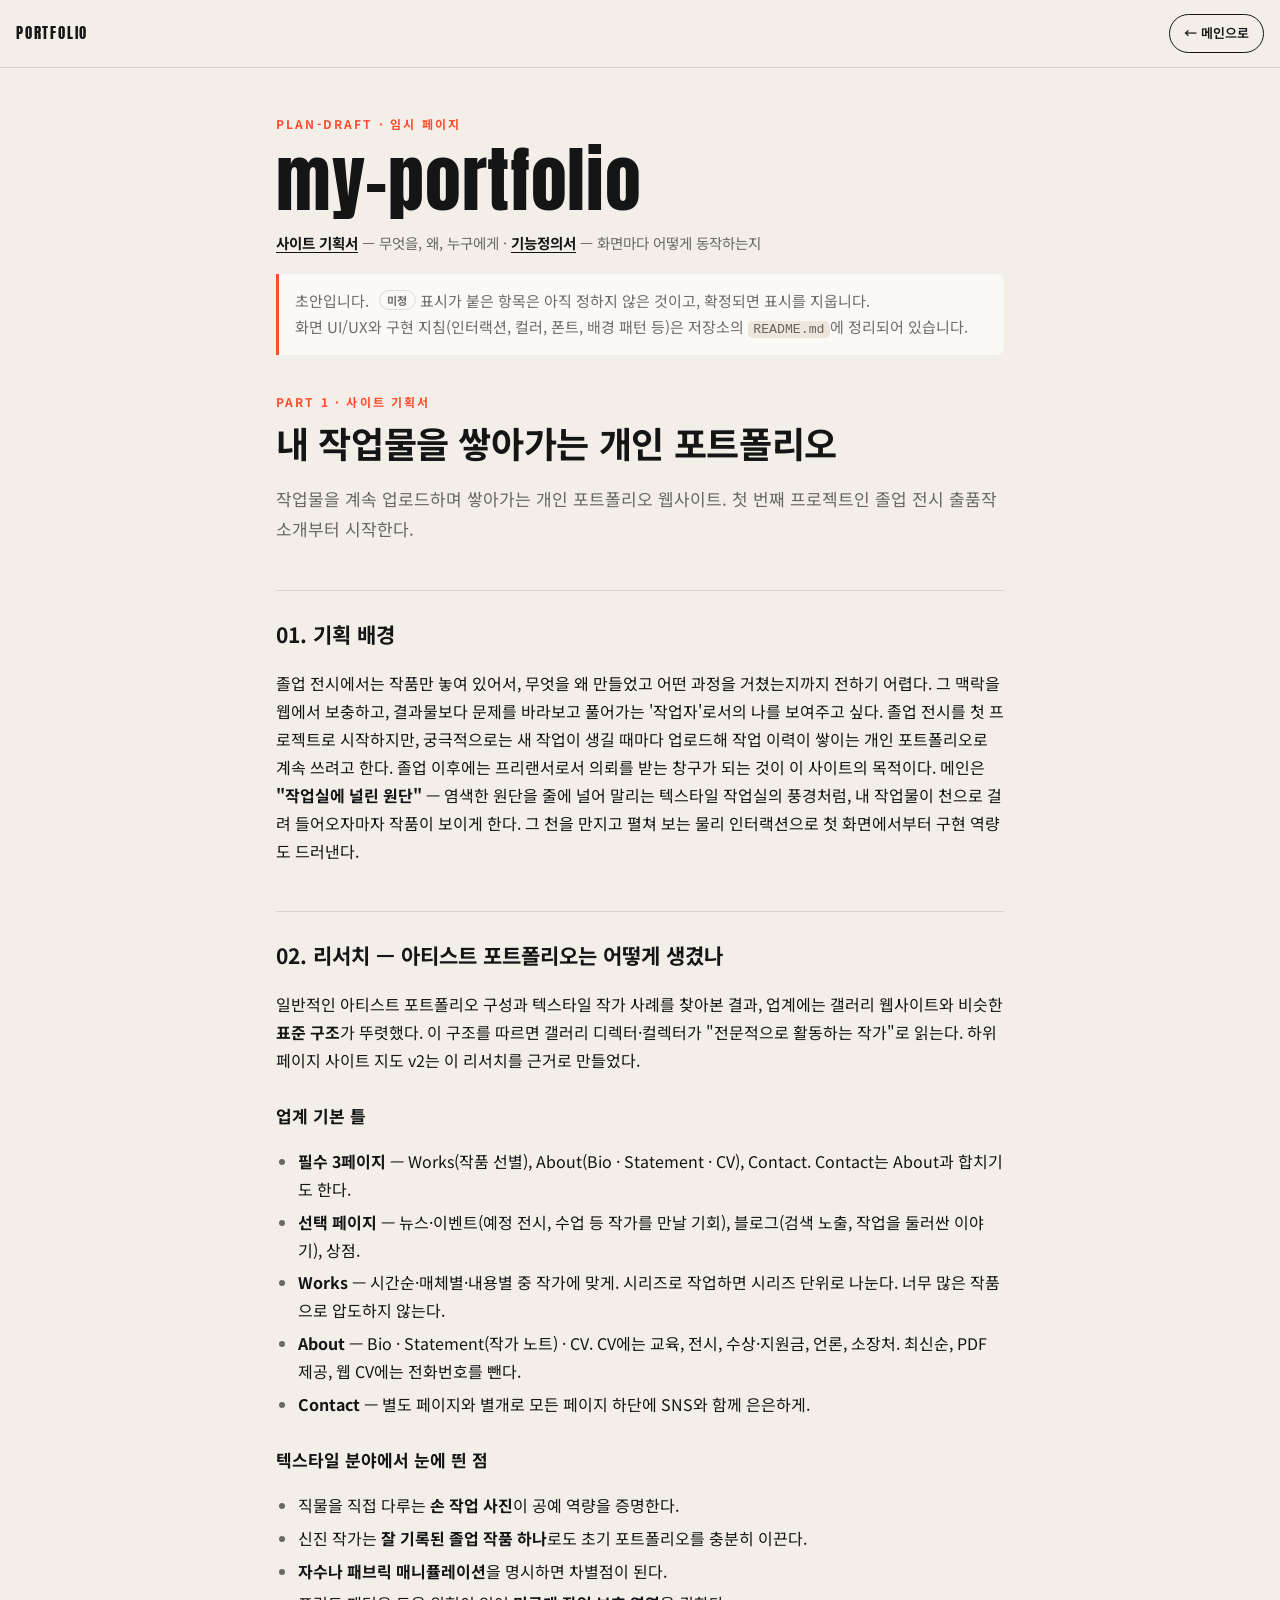
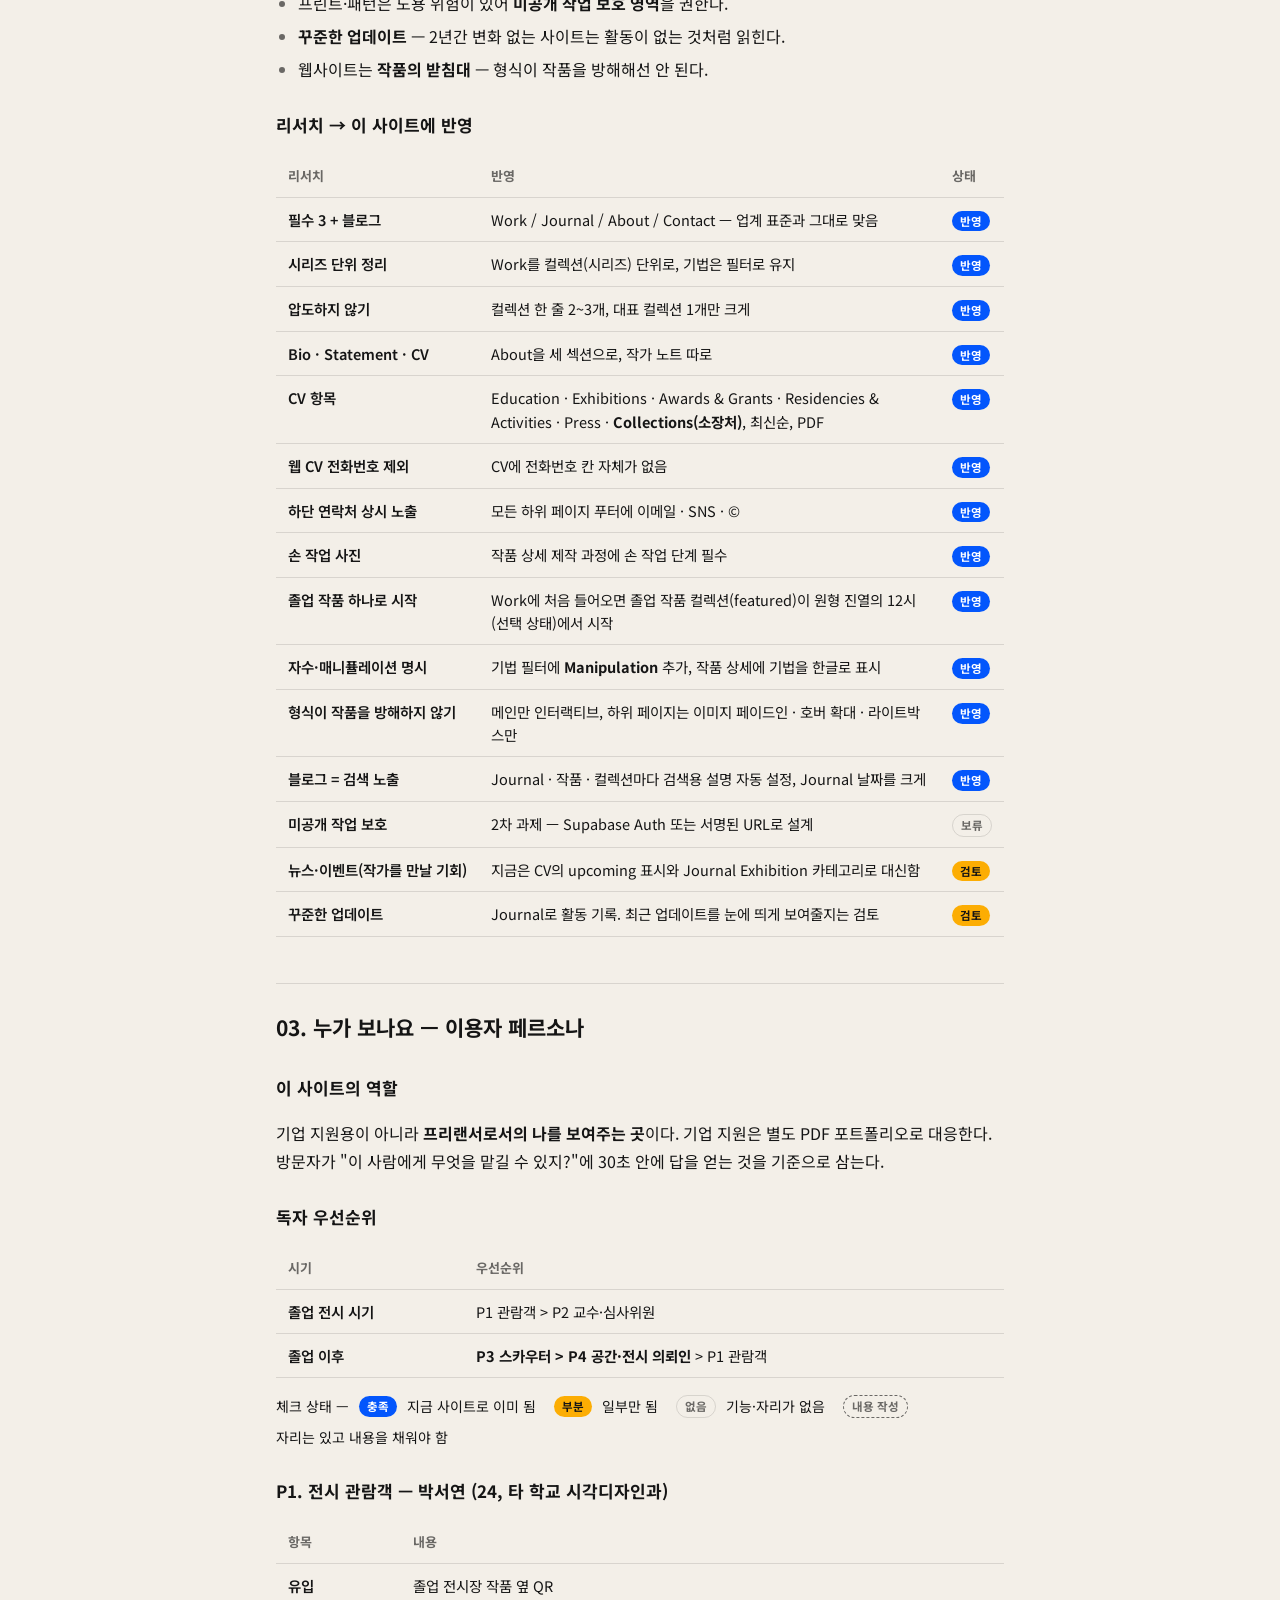
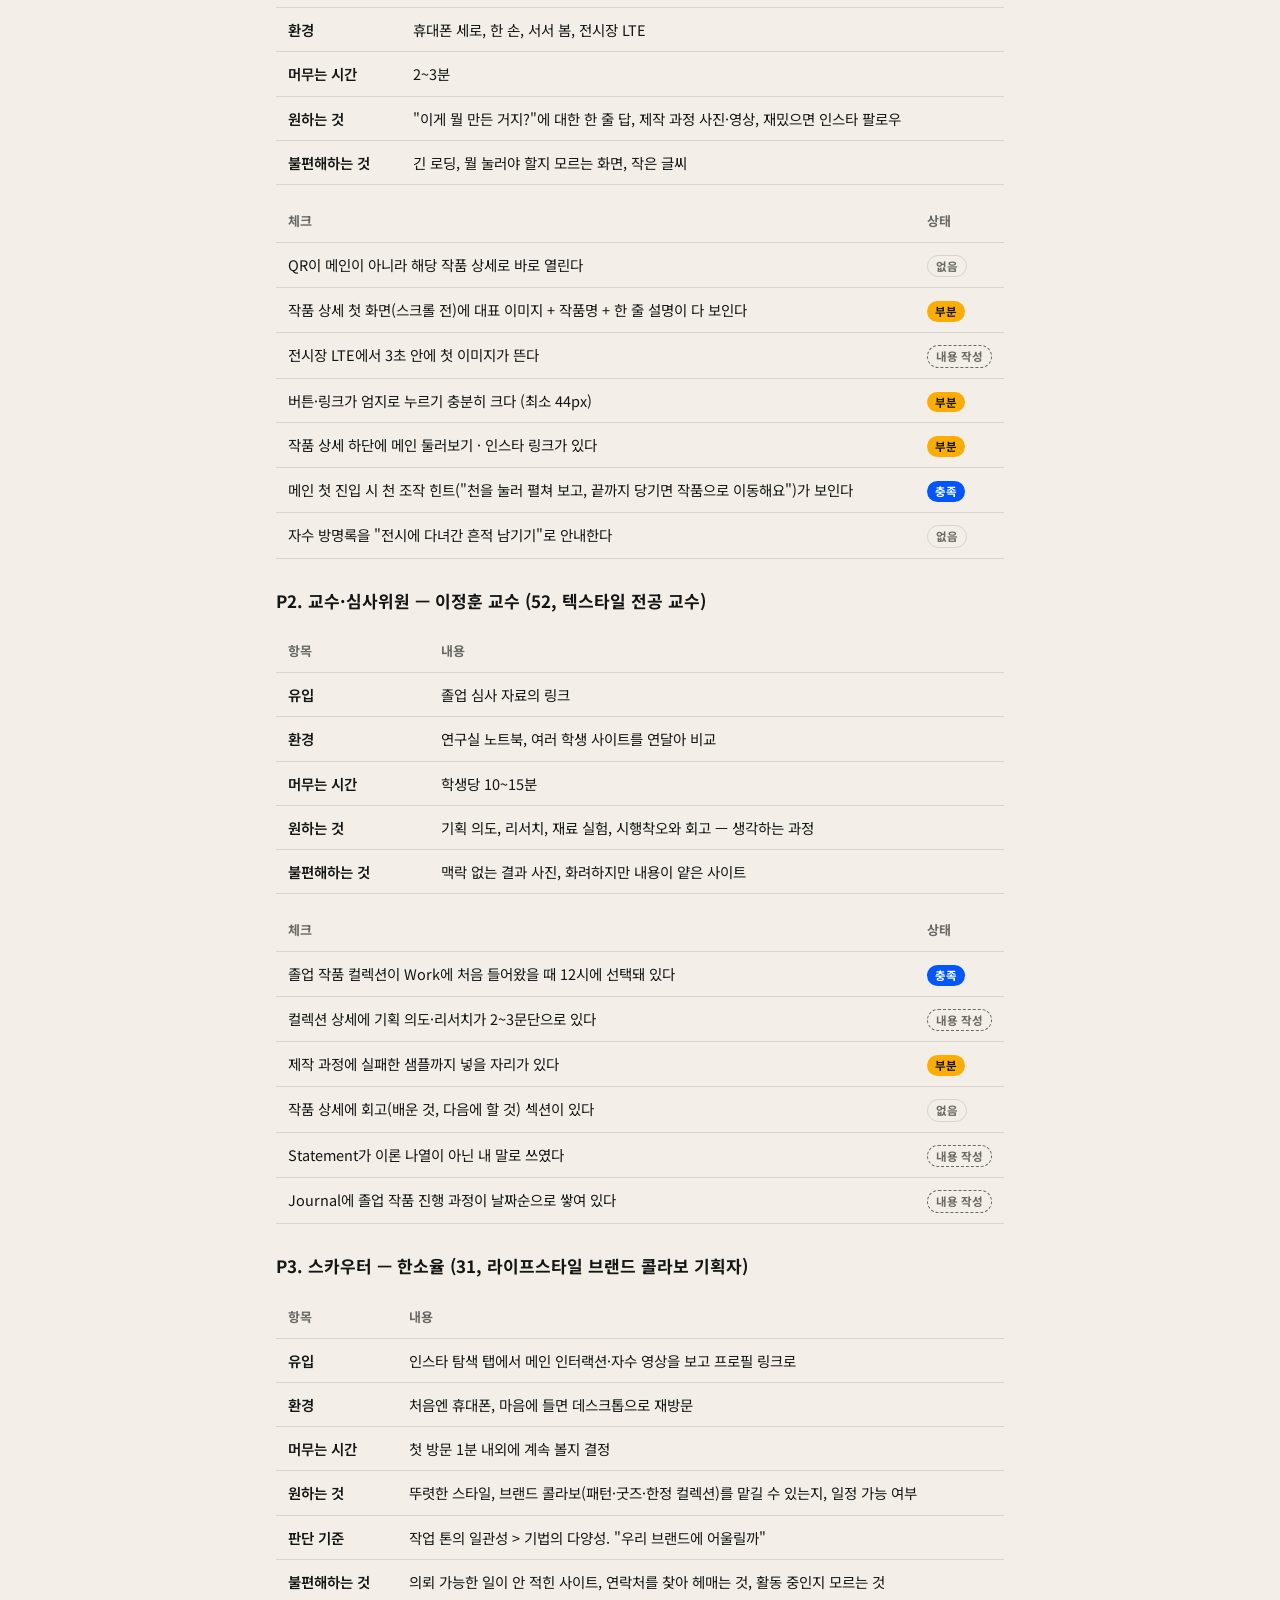
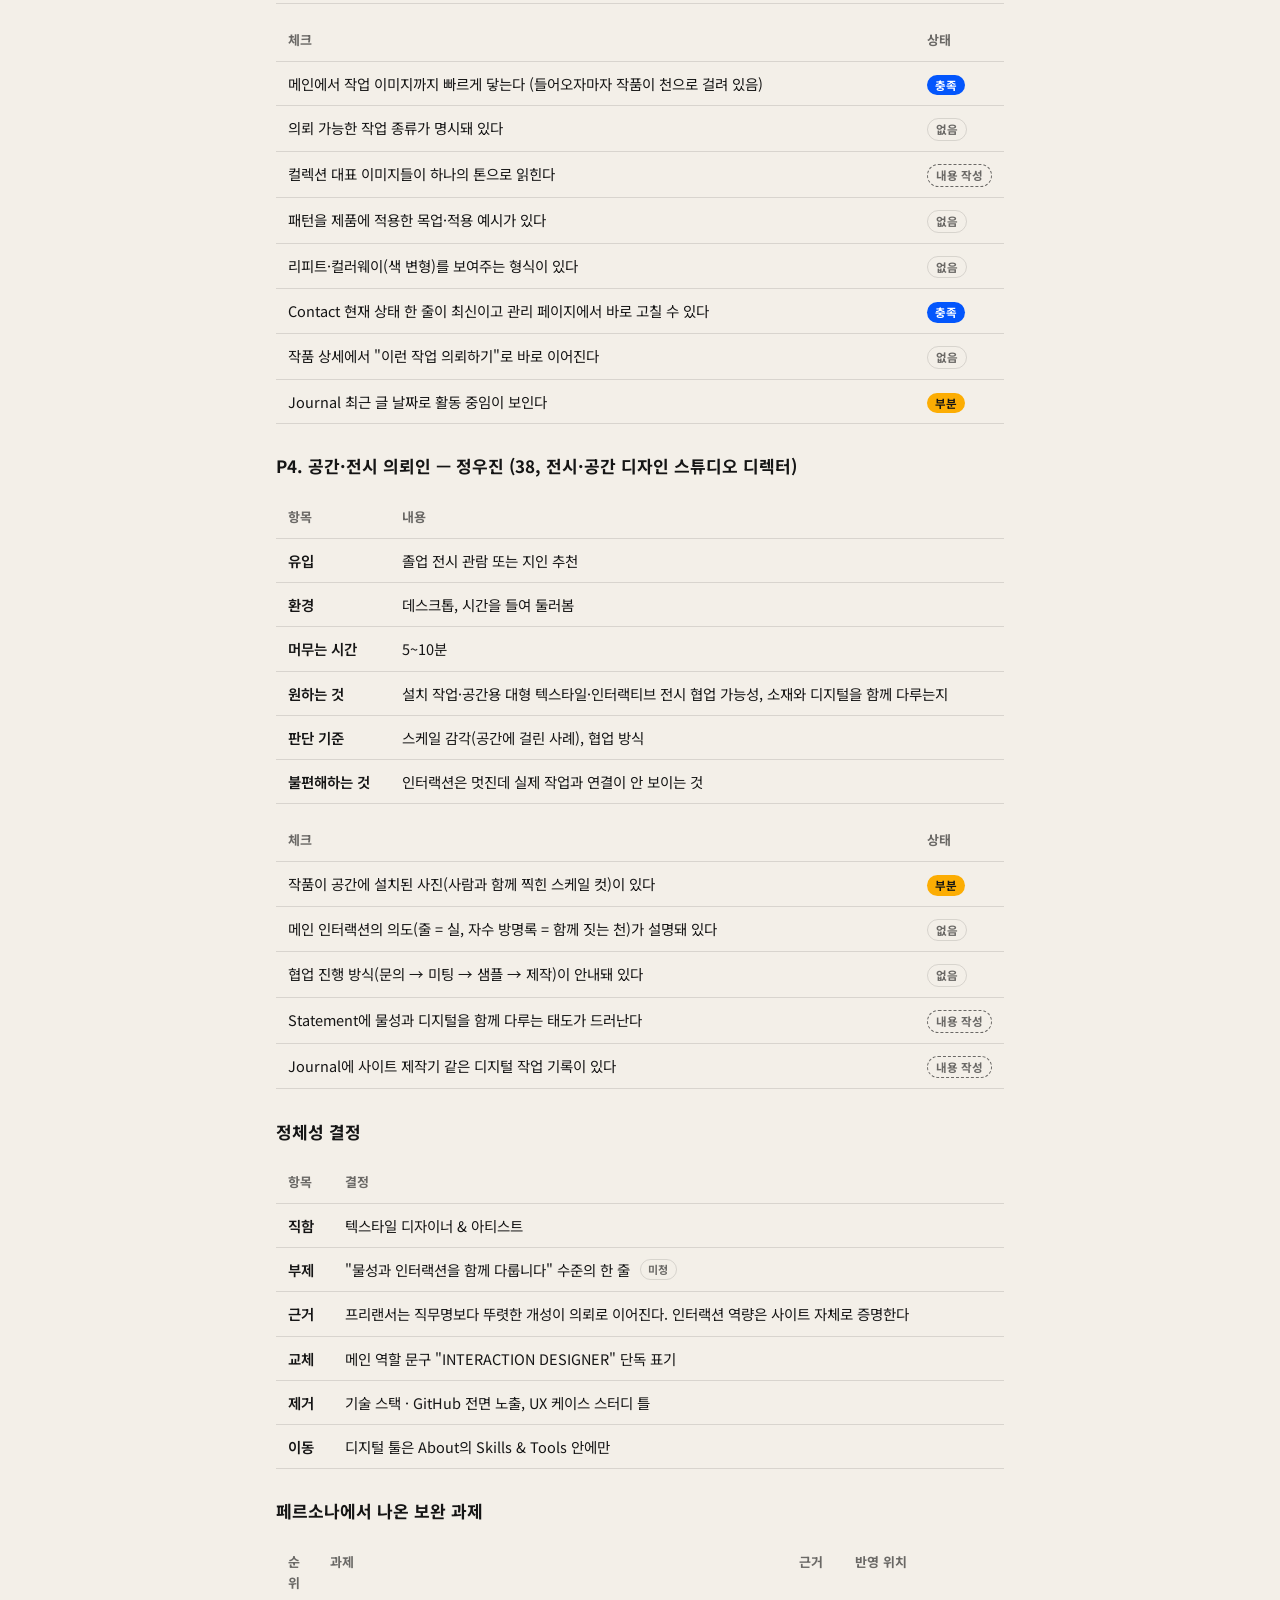
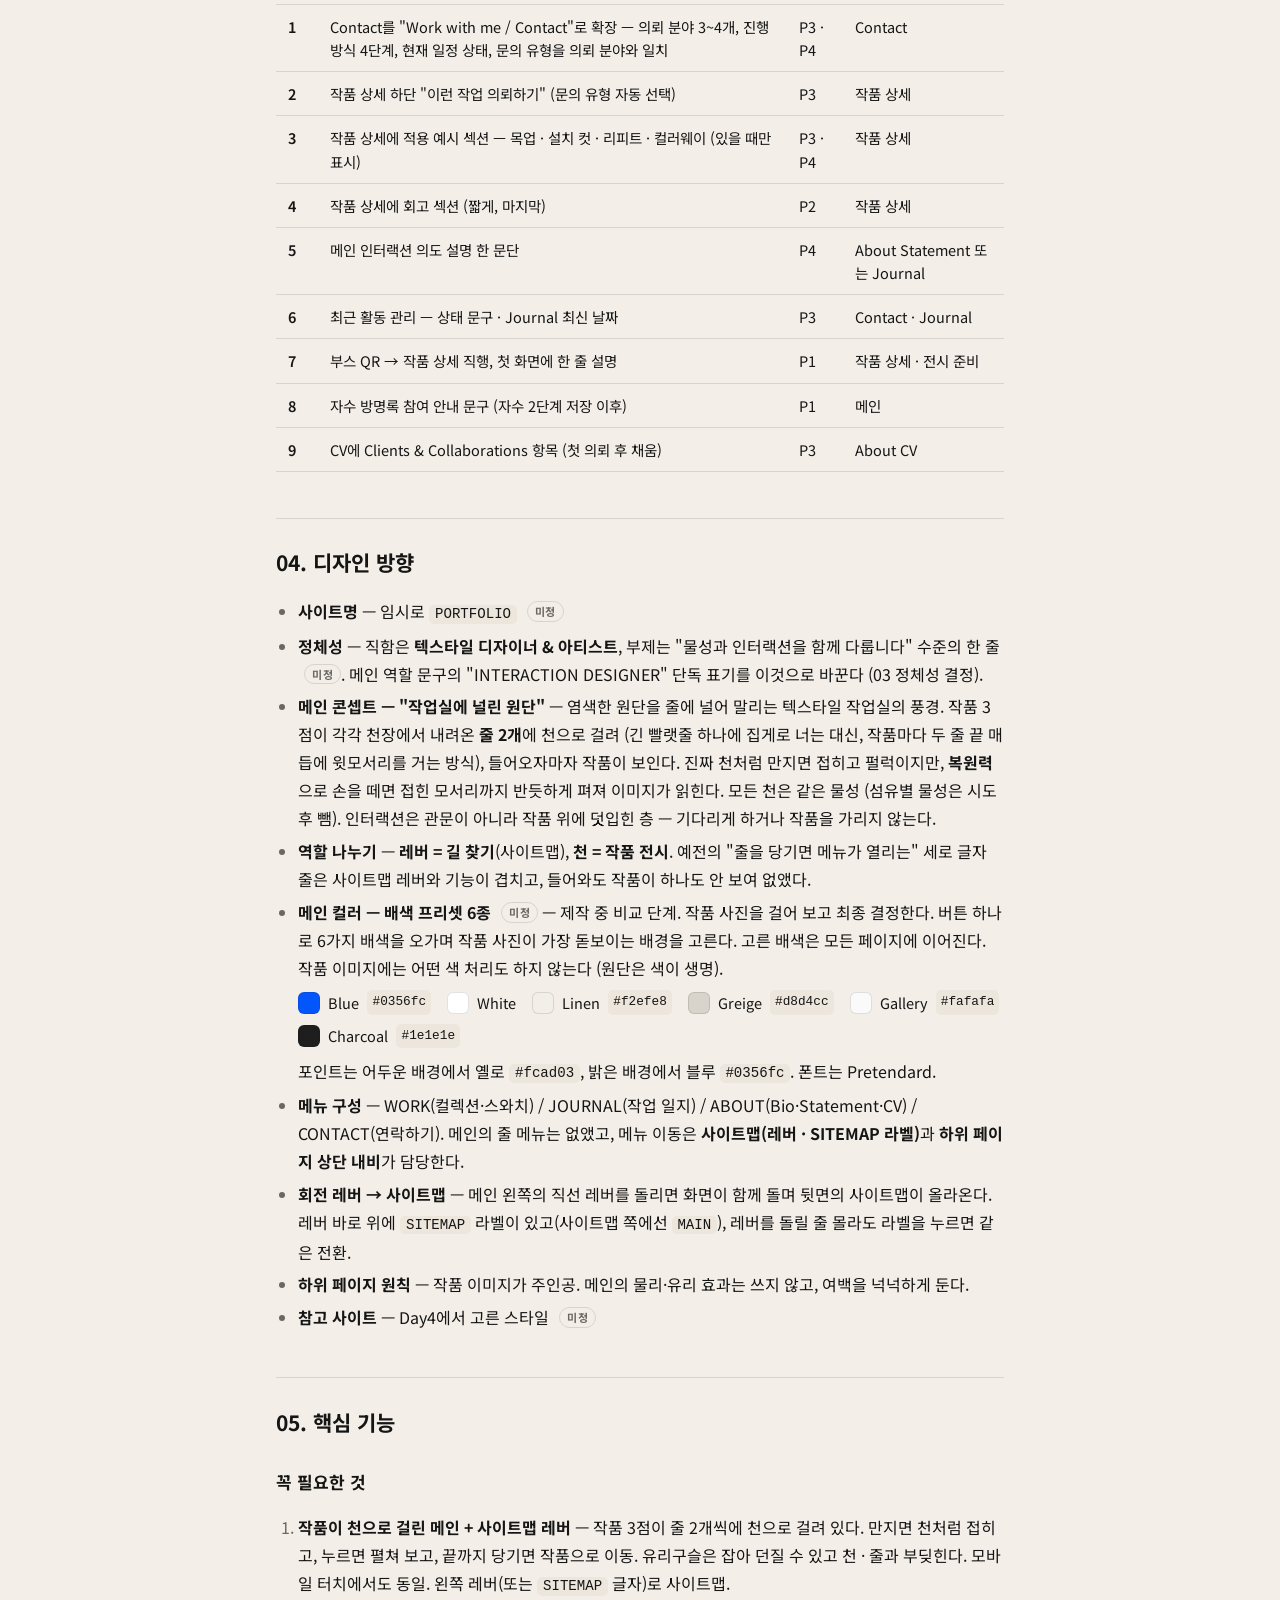
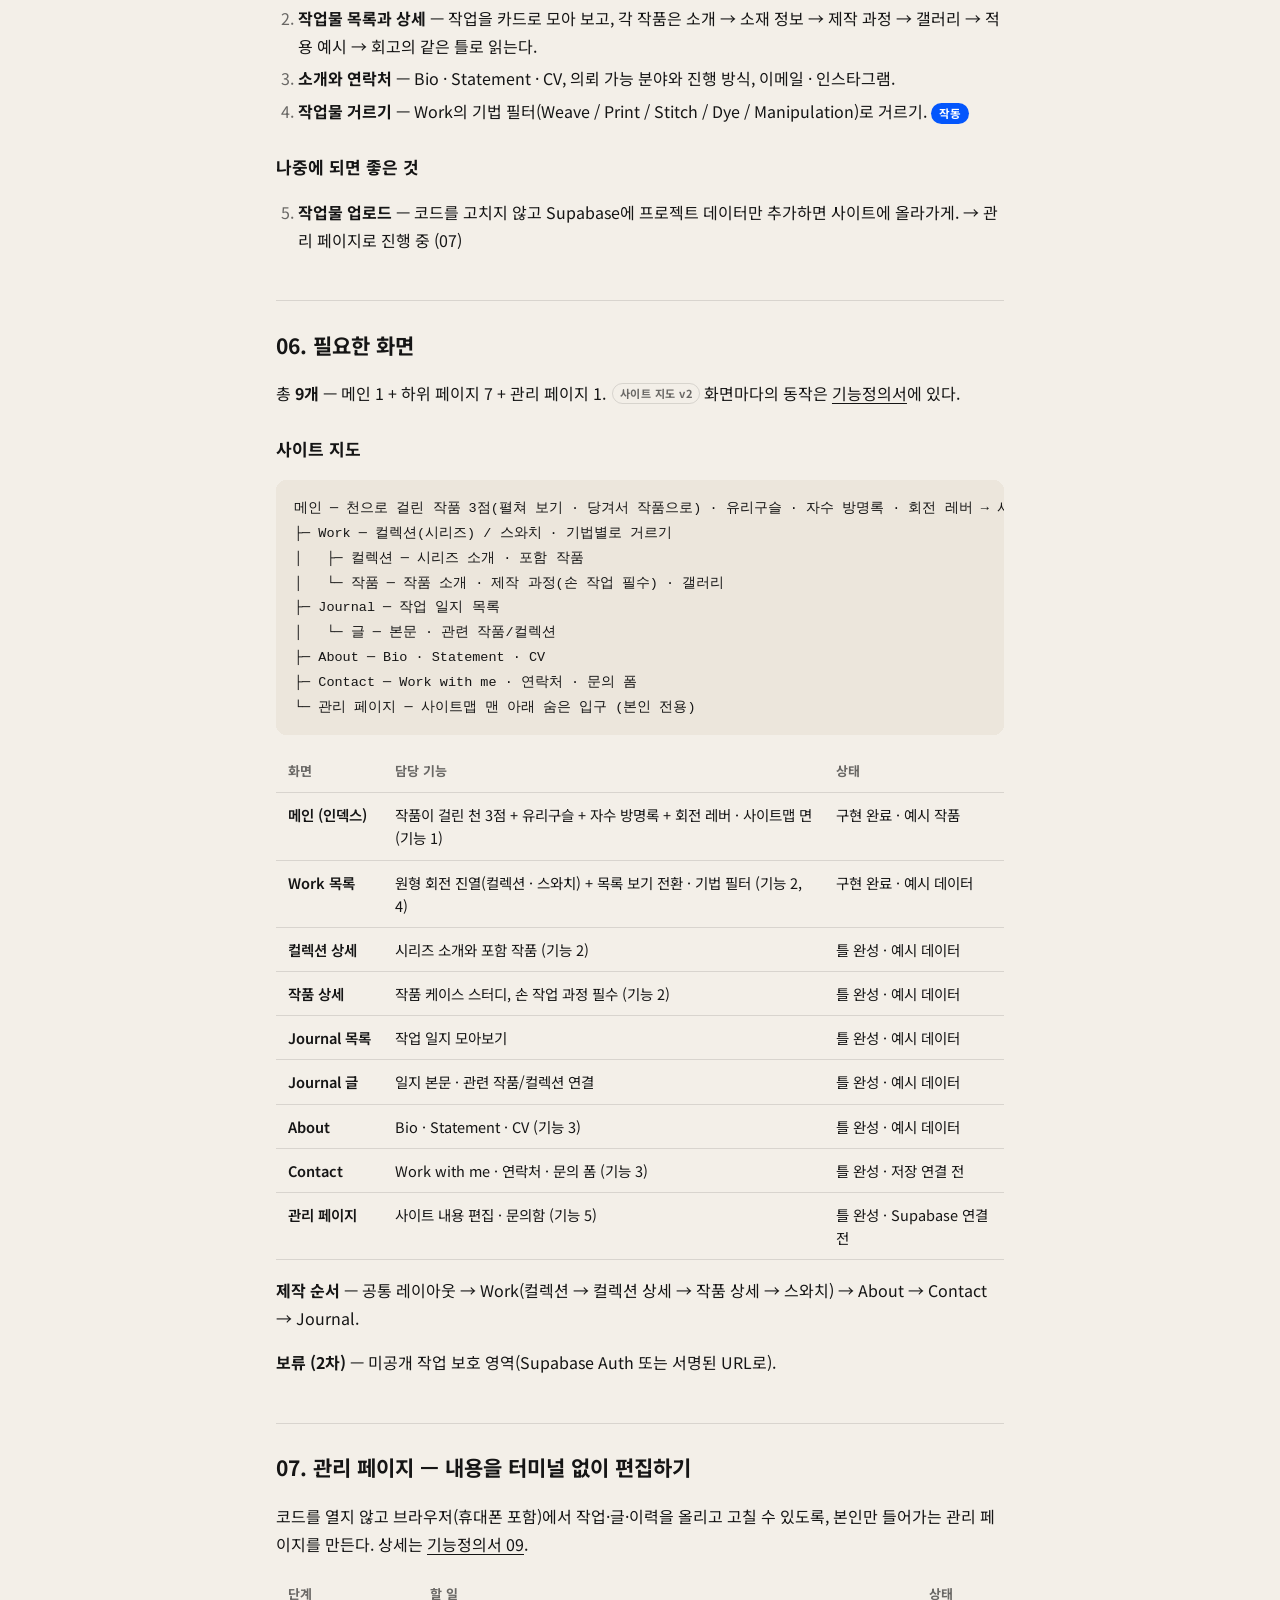
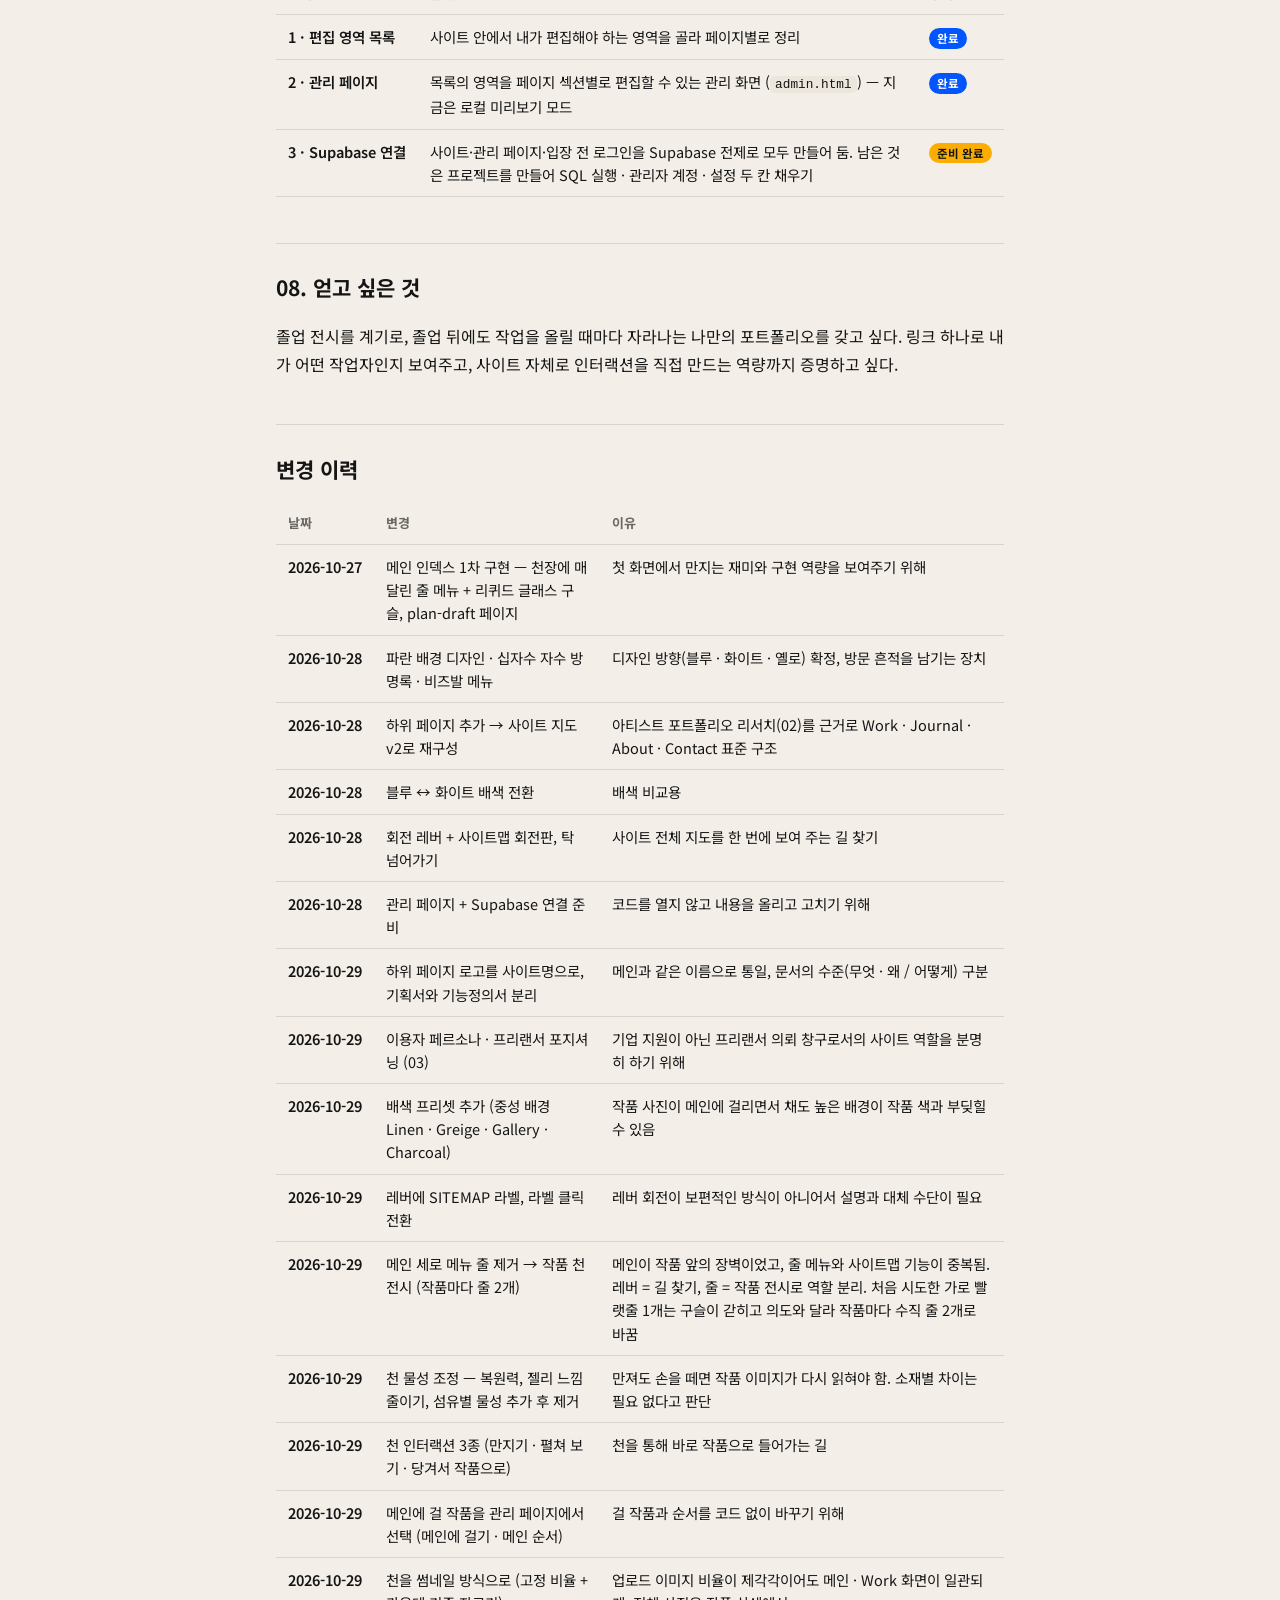
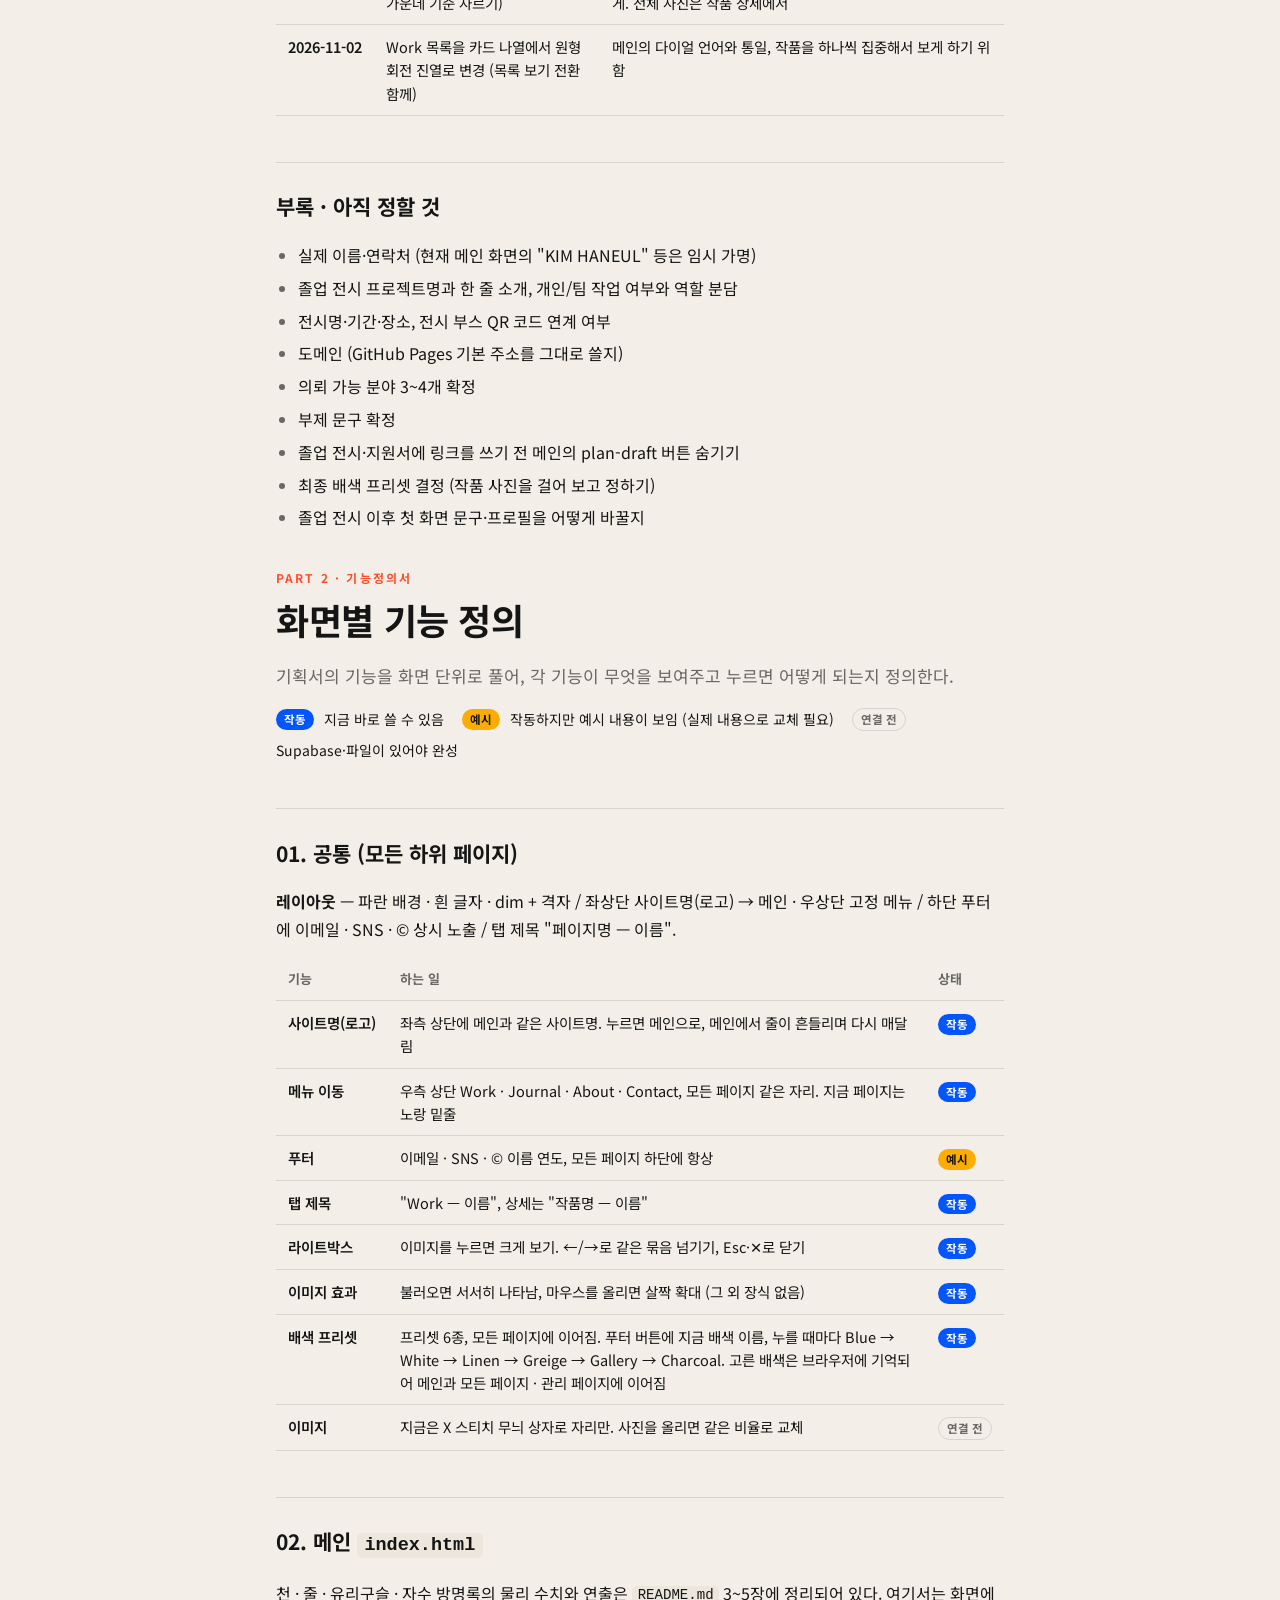
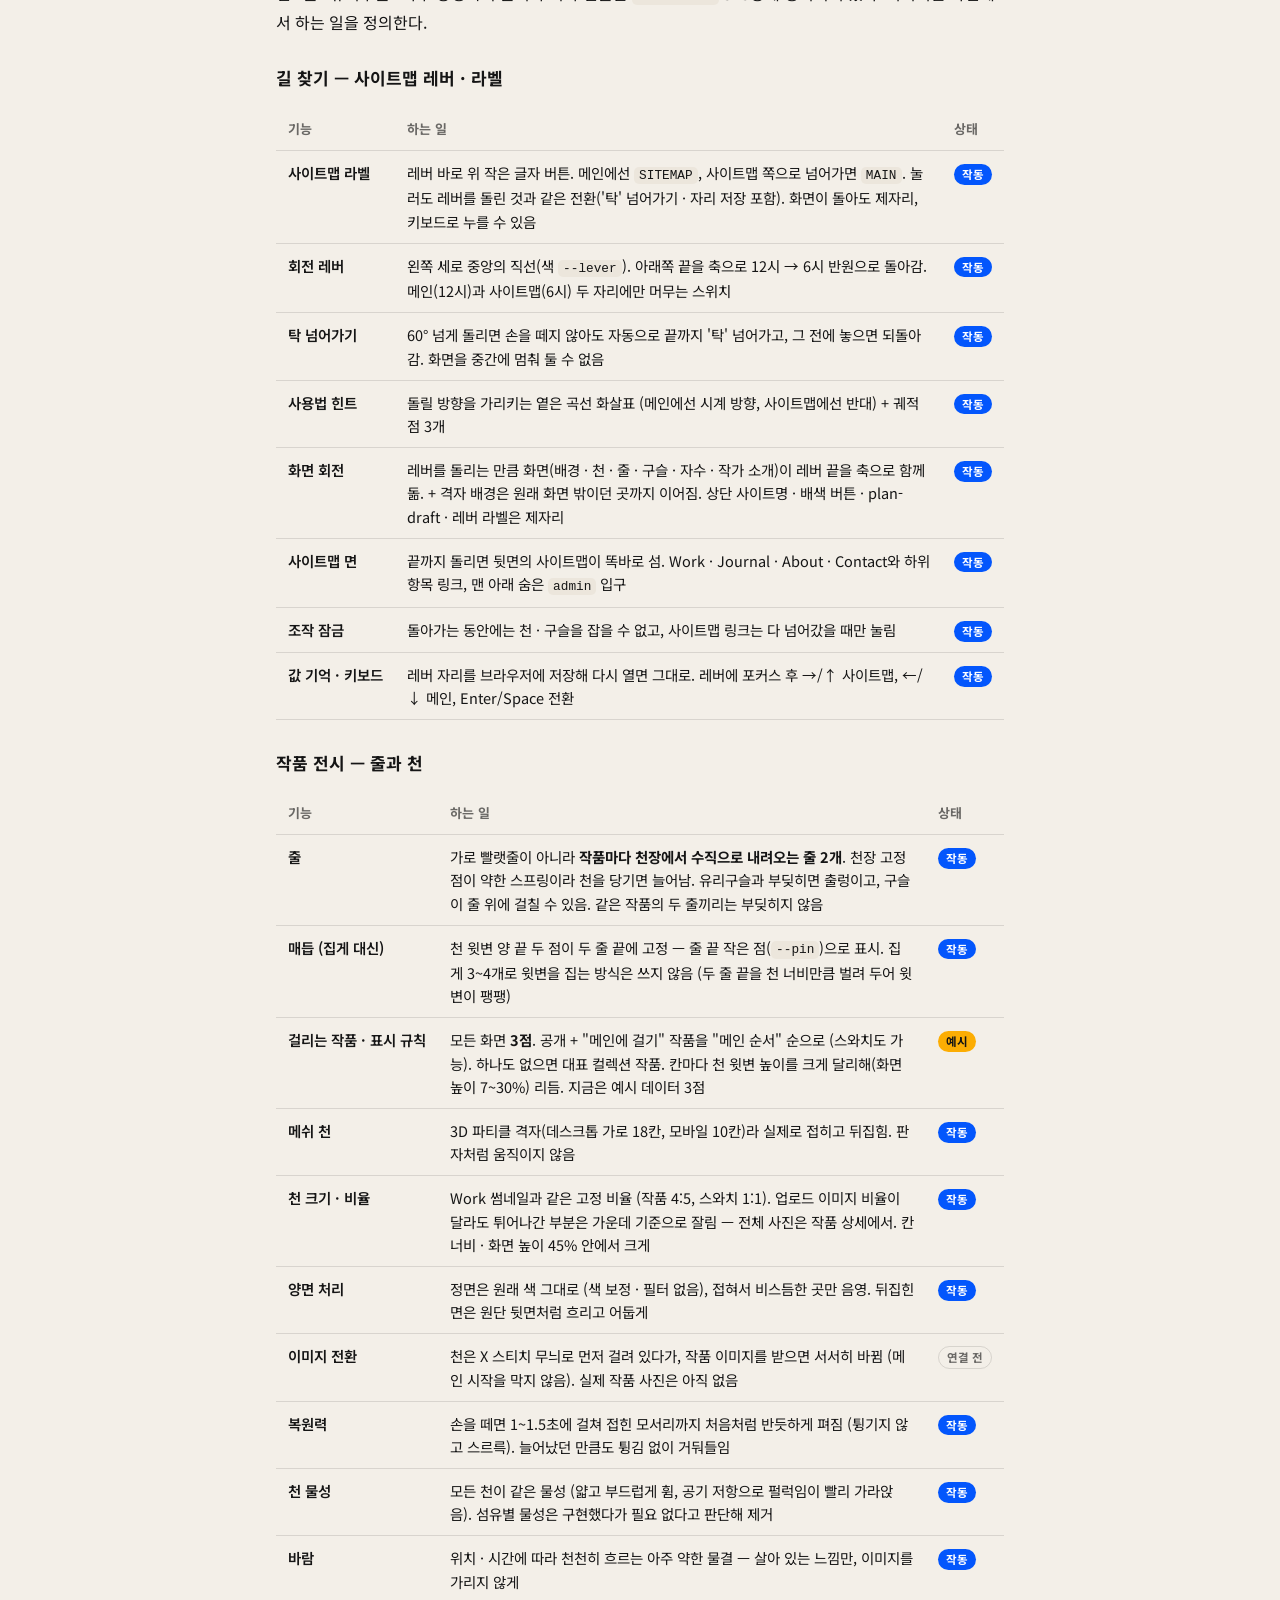
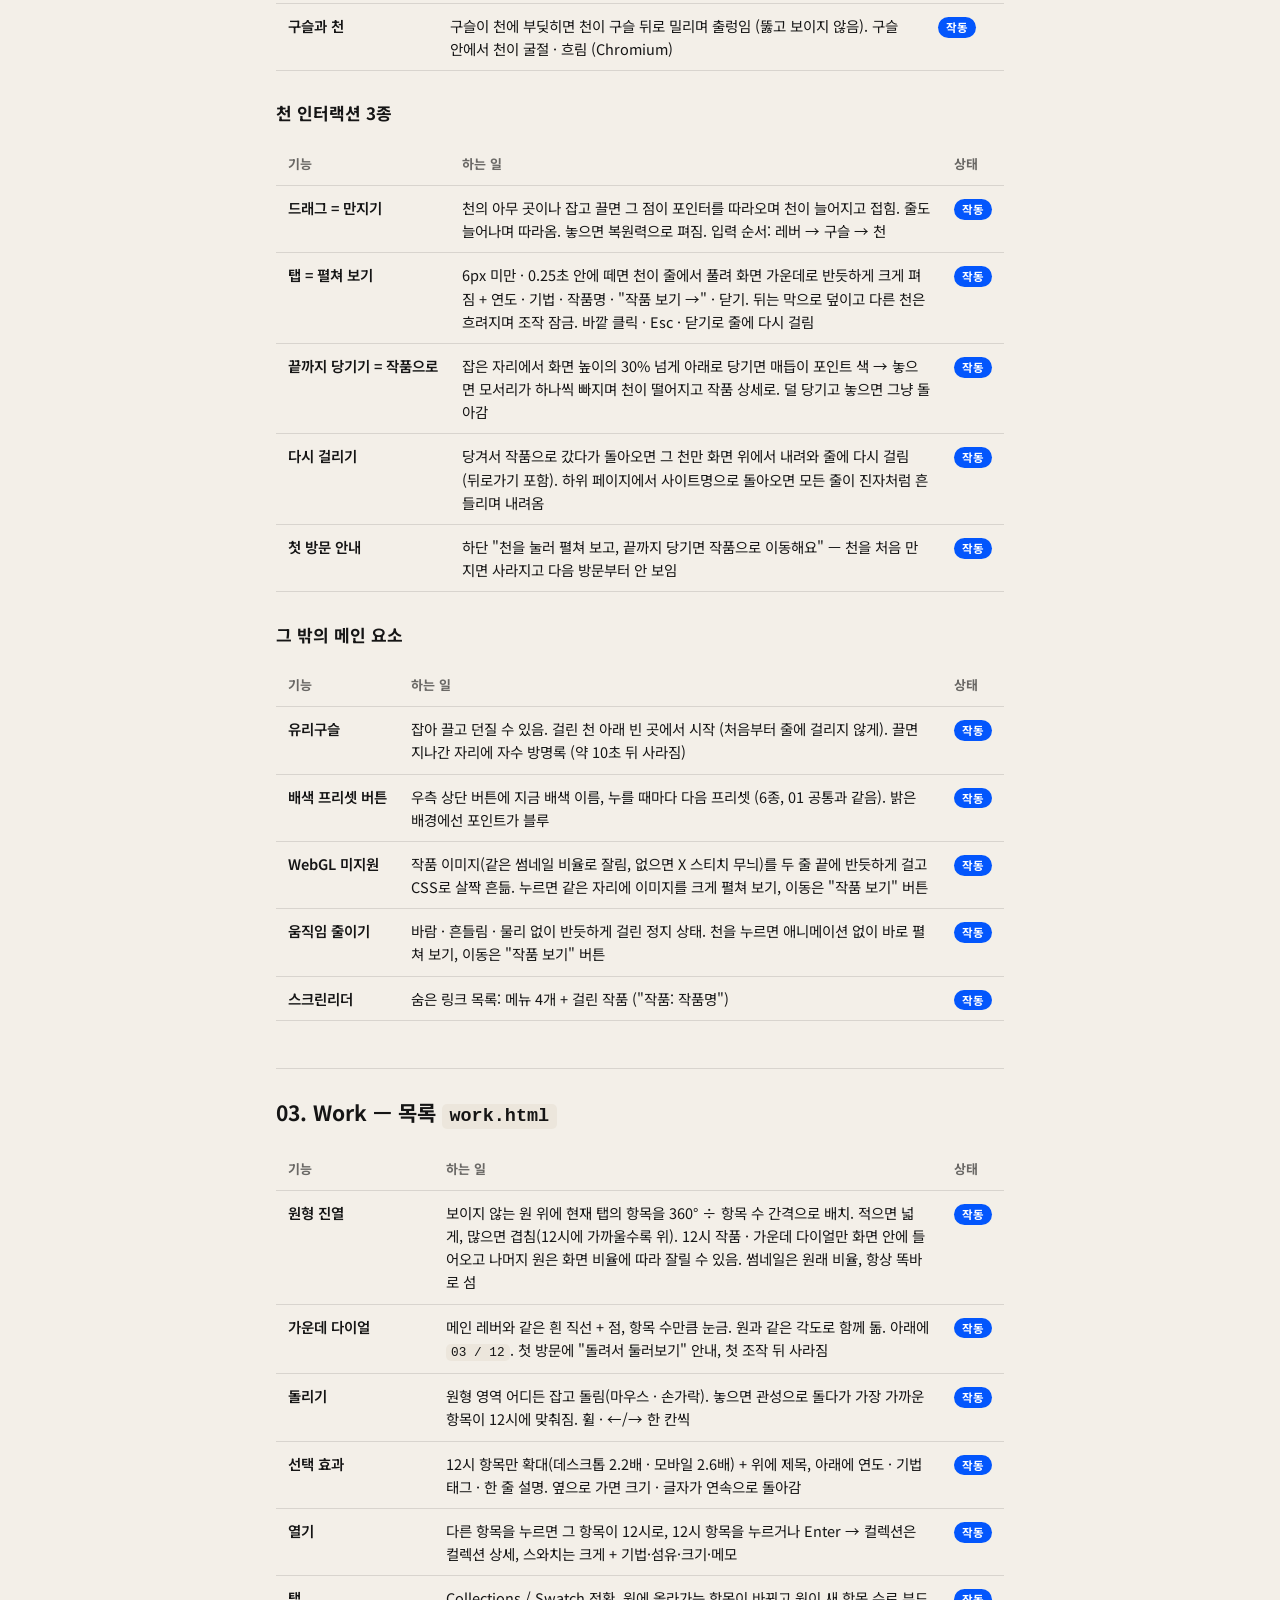
<file: plan-draft.html>
<!doctype html>
<html lang="ko">
<head>
<meta charset="utf-8">
<meta name="viewport" content="width=device-width, initial-scale=1, viewport-fit=cover">
<title>plan-draft</title>
<meta name="description" content="포트폴리오 기획서 · 기능정의서 (임시)">
<link rel="preconnect" href="https://fonts.googleapis.com">
<link rel="preconnect" href="https://fonts.gstatic.com" crossorigin>
<link href="https://fonts.googleapis.com/css2?family=Anton&family=Noto+Sans+KR:wght@400;600;700&display=swap" rel="stylesheet">
<style>
  :root {
    --bg: #f3efe8;
    --surface: #fbf9f5;
    --ink: #151515;
    --ink-soft: rgba(21, 21, 21, 0.62);
    --line: rgba(21, 21, 21, 0.12);
    --accent: #ff4d2e;
    --code-bg: #ece6dc;
  }
  @media (prefers-color-scheme: dark) {
    :root {
      --bg: #0e0f14;
      --surface: #16171e;
      --ink: #f2eee7;
      --ink-soft: rgba(242, 238, 231, 0.62);
      --line: rgba(242, 238, 231, 0.14);
      --accent: #ff7a59;
      --code-bg: #1e2029;
    }
  }

  * { box-sizing: border-box; }
  html { -webkit-text-size-adjust: 100%; }
  body {
    margin: 0;
    background: var(--bg);
    color: var(--ink);
    font-family: "Noto Sans KR", system-ui, sans-serif;
    font-size: 16px;
    line-height: 1.75;
  }

  .top {
    position: sticky;
    top: 0;
    z-index: 2;
    display: flex;
    align-items: center;
    justify-content: space-between;
    gap: 12px;
    padding: 14px 16px;
    background: color-mix(in oklab, var(--bg) 85%, transparent);
    -webkit-backdrop-filter: blur(12px);
    backdrop-filter: blur(12px);
    border-bottom: 1px solid var(--line);
  }
  .top .brand { font-family: "Anton", sans-serif; font-size: 15px; letter-spacing: 0.12em; }
  .top a {
    color: var(--ink);
    text-decoration: none;
    font-size: 13px;
    font-weight: 600;
    padding: 7px 14px;
    border: 1px solid currentColor;
    border-radius: 999px;
  }
  .top a:hover { background: var(--ink); color: var(--bg); }
  .top a:focus-visible { outline: 2px solid var(--accent); outline-offset: 3px; }

  main {
    max-width: 760px;
    margin: 0 auto;
    padding: 40px 16px 96px;
  }
  .draft-tag {
    display: inline-block;
    font-size: 12px;
    font-weight: 700;
    letter-spacing: 0.18em;
    color: var(--accent);
  }

  .doc h1 {
    font-size: clamp(26px, 5vw, 36px);
    line-height: 1.3;
    margin: 0.4em 0 0.6em;
    letter-spacing: -0.01em;
  }
  .doc h1:first-child {
    font-family: "Anton", sans-serif;
    font-weight: 400;
    font-size: clamp(40px, 9vw, 72px);
    line-height: 1;
    letter-spacing: 0.01em;
    margin: 8px 0 12px;
  }
  .doc h2 {
    font-size: 21px;
    margin: 2.2em 0 0.6em;
    padding-top: 1.2em;
    border-top: 1px solid var(--line);
  }
  .doc p, .doc li { color: var(--ink); }
  .doc ul, .doc ol { padding-left: 1.4em; }
  .doc li { margin: 0.3em 0; }
  .doc li::marker { color: var(--ink-soft); }
  .doc strong { font-weight: 700; }
  .doc code {
    font-family: ui-monospace, "SFMono-Regular", Consolas, monospace;
    font-size: 0.88em;
    background: var(--code-bg);
    padding: 0.1em 0.4em;
    border-radius: 5px;
    overflow-wrap: anywhere;
  }
  .doc pre {
    background: var(--code-bg);
    border-radius: 10px;
    padding: 16px 18px;
    overflow-x: auto;
    line-height: 1.55;
  }
  .doc pre code { background: none; padding: 0; font-size: 13.5px; overflow-wrap: normal; }
  .doc li:has(> input[type="checkbox"]) { list-style: none; margin-left: -1.4em; }
  .doc input[type="checkbox"] { accent-color: var(--accent); margin-right: 8px; }

  /* 사이트 기획 파트 */
  .doc .part-label {
    margin: 3em 0 0;
    font-size: 12px;
    font-weight: 700;
    letter-spacing: 0.18em;
    color: var(--accent);
  }
  .doc .part-label + h1 { margin-top: 0.2em; }
  .doc .lead { font-size: 17px; color: var(--ink-soft); margin-top: -0.2em; }
  .doc h3 { font-size: 17px; margin: 1.6em 0 0.4em; }
  .doc h4 { font-size: 15px; margin: 1.4em 0 0.3em; color: var(--ink-soft); }
  .doc a { color: var(--ink); text-underline-offset: 3px; }
  .doc .toc { font-size: 14.5px; color: var(--ink-soft); }
  .doc .toc a { font-weight: 700; }
  .doc .note {
    margin: 1.2em 0;
    padding: 14px 16px;
    border-left: 3px solid var(--accent);
    background: var(--surface);
    border-radius: 0 8px 8px 0;
    color: var(--ink-soft);
    font-size: 15px;
  }
  .doc .tag {
    display: inline-block;
    margin-left: 6px;
    padding: 0 7px;
    font-size: 11px;
    font-weight: 700;
    letter-spacing: 0.04em;
    line-height: 1.7;
    border: 1px solid var(--line);
    border-radius: 999px;
    color: var(--ink-soft);
    vertical-align: 2px;
  }
  .table-wrap { overflow-x: auto; margin: 1em 0; }
  .doc table { width: 100%; min-width: 560px; border-collapse: collapse; font-size: 14.5px; line-height: 1.6; }
  .doc th, .doc td { text-align: left; vertical-align: top; padding: 10px 12px; border-bottom: 1px solid var(--line); }
  .doc th { font-weight: 700; font-size: 13px; color: var(--ink-soft); }
  .doc td:first-child { font-weight: 600; white-space: nowrap; }
  .st {
    display: inline-block;
    padding: 0 8px;
    font-size: 11.5px;
    font-weight: 700;
    line-height: 1.8;
    border-radius: 999px;
    white-space: nowrap;
  }
  .st.ok { background: #0356fc; color: #fff; }
  .st.demo { background: #fcad03; color: #151515; }
  .st.todo { border: 1px solid var(--line); color: var(--ink-soft); }
  .st.write { border: 1px dashed var(--ink-soft); color: var(--ink-soft); }
  .doc table.check td:first-child { font-weight: 400; white-space: normal; }
  .doc table.check td:last-child { width: 1%; white-space: nowrap; }
  .legend { font-size: 14px; color: var(--ink-soft); display: flex; flex-wrap: wrap; align-items: center; gap: 6px 10px; }
  .legend .st { margin-left: 8px; }
  .legend .st:first-child { margin-left: 0; }
  .swatches { display: flex; flex-wrap: wrap; gap: 8px 16px; margin: 8px 0; }
  .sw { display: inline-flex; align-items: center; gap: 8px; font-size: 14.5px; }
  .sw i { width: 22px; height: 22px; border-radius: 6px; border: 1px solid var(--line); flex: none; }
</style>
</head>
<body>
  <header class="top">
    <span class="brand">PORTFOLIO</span>
    <a href="index.html">← 메인으로</a>
  </header>
  <main>
    <span class="draft-tag">PLAN-DRAFT · 임시 페이지</span>
    <article class="doc">
<h1>my-portfolio</h1>

<p class="toc"><a href="#plan">사이트 기획서</a> — 무엇을, 왜, 누구에게 · <a href="#spec">기능정의서</a> — 화면마다 어떻게 동작하는지</p>

<div class="note">초안입니다. <span class="tag">미정</span> 표시가 붙은 항목은 아직 정하지 않은 것이고, 확정되면 표시를 지웁니다.<br>화면 UI/UX와 구현 지침(인터랙션, 컬러, 폰트, 배경 패턴 등)은 저장소의 <code>README.md</code>에 정리되어 있습니다.</div>

<!-- ============================== 사이트 기획서 ============================== -->

<p class="part-label" id="plan">PART 1 · 사이트 기획서</p>
<h1>내 작업물을 쌓아가는 개인 포트폴리오</h1>
<p class="lead">작업물을 계속 업로드하며 쌓아가는 개인 포트폴리오 웹사이트. 첫 번째 프로젝트인 졸업 전시 출품작 소개부터 시작한다.</p>

<h2>01. 기획 배경</h2>
<p>졸업 전시에서는 작품만 놓여 있어서, 무엇을 왜 만들었고 어떤 과정을 거쳤는지까지 전하기 어렵다. 그 맥락을 웹에서 보충하고, 결과물보다 문제를 바라보고 풀어가는 '작업자'로서의 나를 보여주고 싶다. 졸업 전시를 첫 프로젝트로 시작하지만, 궁극적으로는 새 작업이 생길 때마다 업로드해 작업 이력이 쌓이는 개인 포트폴리오로 계속 쓰려고 한다. 졸업 이후에는 프리랜서로서 의뢰를 받는 창구가 되는 것이 이 사이트의 목적이다. 메인은 <strong>"작업실에 널린 원단"</strong> — 염색한 원단을 줄에 널어 말리는 텍스타일 작업실의 풍경처럼, 내 작업물이 천으로 걸려 들어오자마자 작품이 보이게 한다. 그 천을 만지고 펼쳐 보는 물리 인터랙션으로 첫 화면에서부터 구현 역량도 드러낸다.</p>

<h2>02. 리서치 — 아티스트 포트폴리오는 어떻게 생겼나</h2>
<p>일반적인 아티스트 포트폴리오 구성과 텍스타일 작가 사례를 찾아본 결과, 업계에는 갤러리 웹사이트와 비슷한 <strong>표준 구조</strong>가 뚜렷했다. 이 구조를 따르면 갤러리 디렉터·컬렉터가 "전문적으로 활동하는 작가"로 읽는다. 하위 페이지 사이트 지도 v2는 이 리서치를 근거로 만들었다.</p>

<h3>업계 기본 틀</h3>
<ul>
<li><strong>필수 3페이지</strong> — Works(작품 선별), About(Bio · Statement · CV), Contact. Contact는 About과 합치기도 한다.</li>
<li><strong>선택 페이지</strong> — 뉴스·이벤트(예정 전시, 수업 등 작가를 만날 기회), 블로그(검색 노출, 작업을 둘러싼 이야기), 상점.</li>
<li><strong>Works</strong> — 시간순·매체별·내용별 중 작가에 맞게. 시리즈로 작업하면 시리즈 단위로 나눈다. 너무 많은 작품으로 압도하지 않는다.</li>
<li><strong>About</strong> — Bio · Statement(작가 노트) · CV. CV에는 교육, 전시, 수상·지원금, 언론, 소장처. 최신순, PDF 제공, 웹 CV에는 전화번호를 뺀다.</li>
<li><strong>Contact</strong> — 별도 페이지와 별개로 모든 페이지 하단에 SNS와 함께 은은하게.</li>
</ul>

<h3>텍스타일 분야에서 눈에 띈 점</h3>
<ul>
<li>직물을 직접 다루는 <strong>손 작업 사진</strong>이 공예 역량을 증명한다.</li>
<li>신진 작가는 <strong>잘 기록된 졸업 작품 하나</strong>로도 초기 포트폴리오를 충분히 이끈다.</li>
<li><strong>자수나 패브릭 매니퓰레이션</strong>을 명시하면 차별점이 된다.</li>
<li>프린트·패턴은 도용 위험이 있어 <strong>미공개 작업 보호 영역</strong>을 권한다.</li>
<li><strong>꾸준한 업데이트</strong> — 2년간 변화 없는 사이트는 활동이 없는 것처럼 읽힌다.</li>
<li>웹사이트는 <strong>작품의 받침대</strong> — 형식이 작품을 방해해선 안 된다.</li>
</ul>

<h3>리서치 → 이 사이트에 반영</h3>
<div class="table-wrap">
<table>
<thead><tr><th>리서치</th><th>반영</th><th>상태</th></tr></thead>
<tbody>
<tr><td>필수 3 + 블로그</td><td>Work / Journal / About / Contact — 업계 표준과 그대로 맞음</td><td><span class="st ok">반영</span></td></tr>
<tr><td>시리즈 단위 정리</td><td>Work를 컬렉션(시리즈) 단위로, 기법은 필터로 유지</td><td><span class="st ok">반영</span></td></tr>
<tr><td>압도하지 않기</td><td>컬렉션 한 줄 2~3개, 대표 컬렉션 1개만 크게</td><td><span class="st ok">반영</span></td></tr>
<tr><td>Bio · Statement · CV</td><td>About을 세 섹션으로, 작가 노트 따로</td><td><span class="st ok">반영</span></td></tr>
<tr><td>CV 항목</td><td>Education · Exhibitions · Awards &amp; Grants · Residencies &amp; Activities · Press · <strong>Collections(소장처)</strong>, 최신순, PDF</td><td><span class="st ok">반영</span></td></tr>
<tr><td>웹 CV 전화번호 제외</td><td>CV에 전화번호 칸 자체가 없음</td><td><span class="st ok">반영</span></td></tr>
<tr><td>하단 연락처 상시 노출</td><td>모든 하위 페이지 푸터에 이메일 · SNS · ©</td><td><span class="st ok">반영</span></td></tr>
<tr><td>손 작업 사진</td><td>작품 상세 제작 과정에 손 작업 단계 필수</td><td><span class="st ok">반영</span></td></tr>
<tr><td>졸업 작품 하나로 시작</td><td>Work에 처음 들어오면 졸업 작품 컬렉션(featured)이 원형 진열의 12시(선택 상태)에서 시작</td><td><span class="st ok">반영</span></td></tr>
<tr><td>자수·매니퓰레이션 명시</td><td>기법 필터에 <strong>Manipulation</strong> 추가, 작품 상세에 기법을 한글로 표시</td><td><span class="st ok">반영</span></td></tr>
<tr><td>형식이 작품을 방해하지 않기</td><td>메인만 인터랙티브, 하위 페이지는 이미지 페이드인 · 호버 확대 · 라이트박스만</td><td><span class="st ok">반영</span></td></tr>
<tr><td>블로그 = 검색 노출</td><td>Journal · 작품 · 컬렉션마다 검색용 설명 자동 설정, Journal 날짜를 크게</td><td><span class="st ok">반영</span></td></tr>
<tr><td>미공개 작업 보호</td><td>2차 과제 — Supabase Auth 또는 서명된 URL로 설계</td><td><span class="st todo">보류</span></td></tr>
<tr><td>뉴스·이벤트(작가를 만날 기회)</td><td>지금은 CV의 upcoming 표시와 Journal Exhibition 카테고리로 대신함</td><td><span class="st demo">검토</span></td></tr>
<tr><td>꾸준한 업데이트</td><td>Journal로 활동 기록. 최근 업데이트를 눈에 띄게 보여줄지는 검토</td><td><span class="st demo">검토</span></td></tr>
</tbody>
</table>
</div>

<h2>03. 누가 보나요 — 이용자 페르소나</h2>

<h3>이 사이트의 역할</h3>
<p>기업 지원용이 아니라 <strong>프리랜서로서의 나를 보여주는 곳</strong>이다. 기업 지원은 별도 PDF 포트폴리오로 대응한다.<br>방문자가 "이 사람에게 무엇을 맡길 수 있지?"에 30초 안에 답을 얻는 것을 기준으로 삼는다.</p>

<h3>독자 우선순위</h3>
<div class="table-wrap">
<table>
<thead><tr><th>시기</th><th>우선순위</th></tr></thead>
<tbody>
<tr><td>졸업 전시 시기</td><td>P1 관람객 &gt; P2 교수·심사위원</td></tr>
<tr><td>졸업 이후</td><td><strong>P3 스카우터 &gt; P4 공간·전시 의뢰인</strong> &gt; P1 관람객</td></tr>
</tbody>
</table>
</div>

<p class="legend">
  체크 상태 —
  <span class="st ok">충족</span> 지금 사이트로 이미 됨
  <span class="st demo">부분</span> 일부만 됨
  <span class="st todo">없음</span> 기능·자리가 없음
  <span class="st write">내용 작성</span> 자리는 있고 내용을 채워야 함
</p>

<h3>P1. 전시 관람객 — 박서연 (24, 타 학교 시각디자인과)</h3>
<div class="table-wrap">
<table>
<thead><tr><th>항목</th><th>내용</th></tr></thead>
<tbody>
<tr><td>유입</td><td>졸업 전시장 작품 옆 QR</td></tr>
<tr><td>환경</td><td>휴대폰 세로, 한 손, 서서 봄, 전시장 LTE</td></tr>
<tr><td>머무는 시간</td><td>2~3분</td></tr>
<tr><td>원하는 것</td><td>"이게 뭘 만든 거지?"에 대한 한 줄 답, 제작 과정 사진·영상, 재밌으면 인스타 팔로우</td></tr>
<tr><td>불편해하는 것</td><td>긴 로딩, 뭘 눌러야 할지 모르는 화면, 작은 글씨</td></tr>
</tbody>
</table>
</div>
<div class="table-wrap">
<table class="check">
<thead><tr><th>체크</th><th>상태</th></tr></thead>
<tbody>
<tr><td>QR이 메인이 아니라 해당 작품 상세로 바로 열린다</td><td><span class="st todo">없음</span></td></tr>
<tr><td>작품 상세 첫 화면(스크롤 전)에 대표 이미지 + 작품명 + 한 줄 설명이 다 보인다</td><td><span class="st demo">부분</span></td></tr>
<tr><td>전시장 LTE에서 3초 안에 첫 이미지가 뜬다</td><td><span class="st write">내용 작성</span></td></tr>
<tr><td>버튼·링크가 엄지로 누르기 충분히 크다 (최소 44px)</td><td><span class="st demo">부분</span></td></tr>
<tr><td>작품 상세 하단에 메인 둘러보기 · 인스타 링크가 있다</td><td><span class="st demo">부분</span></td></tr>
<tr><td>메인 첫 진입 시 천 조작 힌트("천을 눌러 펼쳐 보고, 끝까지 당기면 작품으로 이동해요")가 보인다</td><td><span class="st ok">충족</span></td></tr>
<tr><td>자수 방명록을 "전시에 다녀간 흔적 남기기"로 안내한다</td><td><span class="st todo">없음</span></td></tr>
</tbody>
</table>
</div>

<h3>P2. 교수·심사위원 — 이정훈 교수 (52, 텍스타일 전공 교수)</h3>
<div class="table-wrap">
<table>
<thead><tr><th>항목</th><th>내용</th></tr></thead>
<tbody>
<tr><td>유입</td><td>졸업 심사 자료의 링크</td></tr>
<tr><td>환경</td><td>연구실 노트북, 여러 학생 사이트를 연달아 비교</td></tr>
<tr><td>머무는 시간</td><td>학생당 10~15분</td></tr>
<tr><td>원하는 것</td><td>기획 의도, 리서치, 재료 실험, 시행착오와 회고 — 생각하는 과정</td></tr>
<tr><td>불편해하는 것</td><td>맥락 없는 결과 사진, 화려하지만 내용이 얕은 사이트</td></tr>
</tbody>
</table>
</div>
<div class="table-wrap">
<table class="check">
<thead><tr><th>체크</th><th>상태</th></tr></thead>
<tbody>
<tr><td>졸업 작품 컬렉션이 Work에 처음 들어왔을 때 12시에 선택돼 있다</td><td><span class="st ok">충족</span></td></tr>
<tr><td>컬렉션 상세에 기획 의도·리서치가 2~3문단으로 있다</td><td><span class="st write">내용 작성</span></td></tr>
<tr><td>제작 과정에 실패한 샘플까지 넣을 자리가 있다</td><td><span class="st demo">부분</span></td></tr>
<tr><td>작품 상세에 회고(배운 것, 다음에 할 것) 섹션이 있다</td><td><span class="st todo">없음</span></td></tr>
<tr><td>Statement가 이론 나열이 아닌 내 말로 쓰였다</td><td><span class="st write">내용 작성</span></td></tr>
<tr><td>Journal에 졸업 작품 진행 과정이 날짜순으로 쌓여 있다</td><td><span class="st write">내용 작성</span></td></tr>
</tbody>
</table>
</div>

<h3>P3. 스카우터 — 한소율 (31, 라이프스타일 브랜드 콜라보 기획자)</h3>
<div class="table-wrap">
<table>
<thead><tr><th>항목</th><th>내용</th></tr></thead>
<tbody>
<tr><td>유입</td><td>인스타 탐색 탭에서 메인 인터랙션·자수 영상을 보고 프로필 링크로</td></tr>
<tr><td>환경</td><td>처음엔 휴대폰, 마음에 들면 데스크톱으로 재방문</td></tr>
<tr><td>머무는 시간</td><td>첫 방문 1분 내외에 계속 볼지 결정</td></tr>
<tr><td>원하는 것</td><td>뚜렷한 스타일, 브랜드 콜라보(패턴·굿즈·한정 컬렉션)를 맡길 수 있는지, 일정 가능 여부</td></tr>
<tr><td>판단 기준</td><td>작업 톤의 일관성 &gt; 기법의 다양성. "우리 브랜드에 어울릴까"</td></tr>
<tr><td>불편해하는 것</td><td>의뢰 가능한 일이 안 적힌 사이트, 연락처를 찾아 헤매는 것, 활동 중인지 모르는 것</td></tr>
</tbody>
</table>
</div>
<div class="table-wrap">
<table class="check">
<thead><tr><th>체크</th><th>상태</th></tr></thead>
<tbody>
<tr><td>메인에서 작업 이미지까지 빠르게 닿는다 (들어오자마자 작품이 천으로 걸려 있음)</td><td><span class="st ok">충족</span></td></tr>
<tr><td>의뢰 가능한 작업 종류가 명시돼 있다</td><td><span class="st todo">없음</span></td></tr>
<tr><td>컬렉션 대표 이미지들이 하나의 톤으로 읽힌다</td><td><span class="st write">내용 작성</span></td></tr>
<tr><td>패턴을 제품에 적용한 목업·적용 예시가 있다</td><td><span class="st todo">없음</span></td></tr>
<tr><td>리피트·컬러웨이(색 변형)를 보여주는 형식이 있다</td><td><span class="st todo">없음</span></td></tr>
<tr><td>Contact 현재 상태 한 줄이 최신이고 관리 페이지에서 바로 고칠 수 있다</td><td><span class="st ok">충족</span></td></tr>
<tr><td>작품 상세에서 "이런 작업 의뢰하기"로 바로 이어진다</td><td><span class="st todo">없음</span></td></tr>
<tr><td>Journal 최근 글 날짜로 활동 중임이 보인다</td><td><span class="st demo">부분</span></td></tr>
</tbody>
</table>
</div>

<h3>P4. 공간·전시 의뢰인 — 정우진 (38, 전시·공간 디자인 스튜디오 디렉터)</h3>
<div class="table-wrap">
<table>
<thead><tr><th>항목</th><th>내용</th></tr></thead>
<tbody>
<tr><td>유입</td><td>졸업 전시 관람 또는 지인 추천</td></tr>
<tr><td>환경</td><td>데스크톱, 시간을 들여 둘러봄</td></tr>
<tr><td>머무는 시간</td><td>5~10분</td></tr>
<tr><td>원하는 것</td><td>설치 작업·공간용 대형 텍스타일·인터랙티브 전시 협업 가능성, 소재와 디지털을 함께 다루는지</td></tr>
<tr><td>판단 기준</td><td>스케일 감각(공간에 걸린 사례), 협업 방식</td></tr>
<tr><td>불편해하는 것</td><td>인터랙션은 멋진데 실제 작업과 연결이 안 보이는 것</td></tr>
</tbody>
</table>
</div>
<div class="table-wrap">
<table class="check">
<thead><tr><th>체크</th><th>상태</th></tr></thead>
<tbody>
<tr><td>작품이 공간에 설치된 사진(사람과 함께 찍힌 스케일 컷)이 있다</td><td><span class="st demo">부분</span></td></tr>
<tr><td>메인 인터랙션의 의도(줄 = 실, 자수 방명록 = 함께 짓는 천)가 설명돼 있다</td><td><span class="st todo">없음</span></td></tr>
<tr><td>협업 진행 방식(문의 → 미팅 → 샘플 → 제작)이 안내돼 있다</td><td><span class="st todo">없음</span></td></tr>
<tr><td>Statement에 물성과 디지털을 함께 다루는 태도가 드러난다</td><td><span class="st write">내용 작성</span></td></tr>
<tr><td>Journal에 사이트 제작기 같은 디지털 작업 기록이 있다</td><td><span class="st write">내용 작성</span></td></tr>
</tbody>
</table>
</div>

<h3>정체성 결정</h3>
<div class="table-wrap">
<table>
<thead><tr><th>항목</th><th>결정</th></tr></thead>
<tbody>
<tr><td>직함</td><td>텍스타일 디자이너 &amp; 아티스트</td></tr>
<tr><td>부제</td><td>"물성과 인터랙션을 함께 다룹니다" 수준의 한 줄 <span class="tag">미정</span></td></tr>
<tr><td>근거</td><td>프리랜서는 직무명보다 뚜렷한 개성이 의뢰로 이어진다. 인터랙션 역량은 사이트 자체로 증명한다</td></tr>
<tr><td>교체</td><td>메인 역할 문구 "INTERACTION DESIGNER" 단독 표기</td></tr>
<tr><td>제거</td><td>기술 스택 · GitHub 전면 노출, UX 케이스 스터디 틀</td></tr>
<tr><td>이동</td><td>디지털 툴은 About의 Skills &amp; Tools 안에만</td></tr>
</tbody>
</table>
</div>

<h3>페르소나에서 나온 보완 과제</h3>
<div class="table-wrap">
<table>
<thead><tr><th>순위</th><th>과제</th><th>근거</th><th>반영 위치</th></tr></thead>
<tbody>
<tr><td>1</td><td>Contact를 "Work with me / Contact"로 확장 — 의뢰 분야 3~4개, 진행 방식 4단계, 현재 일정 상태, 문의 유형을 의뢰 분야와 일치</td><td>P3 · P4</td><td>Contact</td></tr>
<tr><td>2</td><td>작품 상세 하단 "이런 작업 의뢰하기" (문의 유형 자동 선택)</td><td>P3</td><td>작품 상세</td></tr>
<tr><td>3</td><td>작품 상세에 적용 예시 섹션 — 목업 · 설치 컷 · 리피트 · 컬러웨이 (있을 때만 표시)</td><td>P3 · P4</td><td>작품 상세</td></tr>
<tr><td>4</td><td>작품 상세에 회고 섹션 (짧게, 마지막)</td><td>P2</td><td>작품 상세</td></tr>
<tr><td>5</td><td>메인 인터랙션 의도 설명 한 문단</td><td>P4</td><td>About Statement 또는 Journal</td></tr>
<tr><td>6</td><td>최근 활동 관리 — 상태 문구 · Journal 최신 날짜</td><td>P3</td><td>Contact · Journal</td></tr>
<tr><td>7</td><td>부스 QR → 작품 상세 직행, 첫 화면에 한 줄 설명</td><td>P1</td><td>작품 상세 · 전시 준비</td></tr>
<tr><td>8</td><td>자수 방명록 참여 안내 문구 (자수 2단계 저장 이후)</td><td>P1</td><td>메인</td></tr>
<tr><td>9</td><td>CV에 Clients &amp; Collaborations 항목 (첫 의뢰 후 채움)</td><td>P3</td><td>About CV</td></tr>
</tbody>
</table>
</div>

<h2>04. 디자인 방향</h2>
<ul>
<li><strong>사이트명</strong> — 임시로 <code>PORTFOLIO</code> <span class="tag">미정</span></li>
<li><strong>정체성</strong> — 직함은 <strong>텍스타일 디자이너 &amp; 아티스트</strong>, 부제는 "물성과 인터랙션을 함께 다룹니다" 수준의 한 줄 <span class="tag">미정</span>. 메인 역할 문구의 "INTERACTION DESIGNER" 단독 표기를 이것으로 바꾼다 (03 정체성 결정).</li>
<li><strong>메인 콘셉트 — "작업실에 널린 원단"</strong> — 염색한 원단을 줄에 널어 말리는 텍스타일 작업실의 풍경. 작품 3점이 각각 천장에서 내려온 <strong>줄 2개</strong>에 천으로 걸려 (긴 빨랫줄 하나에 집게로 너는 대신, 작품마다 두 줄 끝 매듭에 윗모서리를 거는 방식), 들어오자마자 작품이 보인다. 진짜 천처럼 만지면 접히고 펄럭이지만, <strong>복원력</strong>으로 손을 떼면 접힌 모서리까지 반듯하게 펴져 이미지가 읽힌다. 모든 천은 같은 물성 (섬유별 물성은 시도 후 뺌). 인터랙션은 관문이 아니라 작품 위에 덧입힌 층 — 기다리게 하거나 작품을 가리지 않는다.</li>
<li><strong>역할 나누기</strong> — <strong>레버 = 길 찾기</strong>(사이트맵), <strong>천 = 작품 전시</strong>. 예전의 "줄을 당기면 메뉴가 열리는" 세로 글자 줄은 사이트맵 레버와 기능이 겹치고, 들어와도 작품이 하나도 안 보여 없앴다.</li>
<li><strong>메인 컬러 — 배색 프리셋 6종</strong> <span class="tag">미정</span> — 제작 중 비교 단계. 작품 사진을 걸어 보고 최종 결정한다. 버튼 하나로 6가지 배색을 오가며 작품 사진이 가장 돋보이는 배경을 고른다. 고른 배색은 모든 페이지에 이어진다. 작품 이미지에는 어떤 색 처리도 하지 않는다 (원단은 색이 생명).
  <div class="swatches">
    <span class="sw"><i style="background:#0356fc"></i>Blue <code>#0356fc</code></span>
    <span class="sw"><i style="background:#ffffff"></i>White</span>
    <span class="sw"><i style="background:#f2efe8"></i>Linen <code>#f2efe8</code></span>
    <span class="sw"><i style="background:#d8d4cc"></i>Greige <code>#d8d4cc</code></span>
    <span class="sw"><i style="background:#fafafa"></i>Gallery <code>#fafafa</code></span>
    <span class="sw"><i style="background:#1e1e1e"></i>Charcoal <code>#1e1e1e</code></span>
  </div>
  포인트는 어두운 배경에서 옐로 <code>#fcad03</code>, 밝은 배경에서 블루 <code>#0356fc</code>. 폰트는 Pretendard.</li>
<li><strong>메뉴 구성</strong> — WORK(컬렉션·스와치) / JOURNAL(작업 일지) / ABOUT(Bio·Statement·CV) / CONTACT(연락하기). 메인의 줄 메뉴는 없앴고, 메뉴 이동은 <strong>사이트맵(레버 · SITEMAP 라벨)</strong>과 <strong>하위 페이지 상단 내비</strong>가 담당한다.</li>
<li><strong>회전 레버 → 사이트맵</strong> — 메인 왼쪽의 직선 레버를 돌리면 화면이 함께 돌며 뒷면의 사이트맵이 올라온다. 레버 바로 위에 <code>SITEMAP</code> 라벨이 있고(사이트맵 쪽에선 <code>MAIN</code>), 레버를 돌릴 줄 몰라도 라벨을 누르면 같은 전환.</li>
<li><strong>하위 페이지 원칙</strong> — 작품 이미지가 주인공. 메인의 물리·유리 효과는 쓰지 않고, 여백을 넉넉하게 둔다.</li>
<li><strong>참고 사이트</strong> — Day4에서 고른 스타일 <span class="tag">미정</span></li>
</ul>

<h2>05. 핵심 기능</h2>
<h3>꼭 필요한 것</h3>
<ol>
<li><strong>작품이 천으로 걸린 메인 + 사이트맵 레버</strong> — 작품 3점이 줄 2개씩에 천으로 걸려 있다. 만지면 천처럼 접히고, 누르면 펼쳐 보고, 끝까지 당기면 작품으로 이동. 유리구슬은 잡아 던질 수 있고 천 · 줄과 부딪힌다. 모바일 터치에서도 동일. 왼쪽 레버(또는 <code>SITEMAP</code> 글자)로 사이트맵.</li>
<li><strong>작업물 목록과 상세</strong> — 작업을 카드로 모아 보고, 각 작품은 소개 → 소재 정보 → 제작 과정 → 갤러리 → 적용 예시 → 회고의 같은 틀로 읽는다.</li>
<li><strong>소개와 연락처</strong> — Bio · Statement · CV, 의뢰 가능 분야와 진행 방식, 이메일 · 인스타그램.</li>
<li><strong>작업물 거르기</strong> — Work의 기법 필터(Weave / Print / Stitch / Dye / Manipulation)로 거르기. <span class="st ok">작동</span></li>
</ol>
<h3>나중에 되면 좋은 것</h3>
<ol start="5">
<li><strong>작업물 업로드</strong> — 코드를 고치지 않고 Supabase에 프로젝트 데이터만 추가하면 사이트에 올라가게. → 관리 페이지로 진행 중 (07)</li>
</ol>

<h2>06. 필요한 화면</h2>
<p>총 <strong>9개</strong> — 메인 1 + 하위 페이지 7 + 관리 페이지 1.<span class="tag">사이트 지도 v2</span> 화면마다의 동작은 <a href="#spec">기능정의서</a>에 있다.</p>
<h3>사이트 지도</h3>
<pre><code>메인 ─ 천으로 걸린 작품 3점(펼쳐 보기 · 당겨서 작품으로) · 유리구슬 · 자수 방명록 · 회전 레버 → 사이트맵
├─ Work ─ 컬렉션(시리즈) / 스와치 · 기법별로 거르기
│   ├─ 컬렉션 ─ 시리즈 소개 · 포함 작품
│   └─ 작품 ─ 작품 소개 · 제작 과정(손 작업 필수) · 갤러리
├─ Journal ─ 작업 일지 목록
│   └─ 글 ─ 본문 · 관련 작품/컬렉션
├─ About ─ Bio · Statement · CV
├─ Contact ─ Work with me · 연락처 · 문의 폼
└─ 관리 페이지 ─ 사이트맵 맨 아래 숨은 입구 (본인 전용)</code></pre>
<div class="table-wrap">
<table>
<thead><tr><th>화면</th><th>담당 기능</th><th>상태</th></tr></thead>
<tbody>
<tr><td>메인 (인덱스)</td><td>작품이 걸린 천 3점 + 유리구슬 + 자수 방명록 + 회전 레버 · 사이트맵 면 (기능 1)</td><td>구현 완료 · 예시 작품</td></tr>
<tr><td>Work 목록</td><td>원형 회전 진열(컬렉션 · 스와치) + 목록 보기 전환 · 기법 필터 (기능 2, 4)</td><td>구현 완료 · 예시 데이터</td></tr>
<tr><td>컬렉션 상세</td><td>시리즈 소개와 포함 작품 (기능 2)</td><td>틀 완성 · 예시 데이터</td></tr>
<tr><td>작품 상세</td><td>작품 케이스 스터디, 손 작업 과정 필수 (기능 2)</td><td>틀 완성 · 예시 데이터</td></tr>
<tr><td>Journal 목록</td><td>작업 일지 모아보기</td><td>틀 완성 · 예시 데이터</td></tr>
<tr><td>Journal 글</td><td>일지 본문 · 관련 작품/컬렉션 연결</td><td>틀 완성 · 예시 데이터</td></tr>
<tr><td>About</td><td>Bio · Statement · CV (기능 3)</td><td>틀 완성 · 예시 데이터</td></tr>
<tr><td>Contact</td><td>Work with me · 연락처 · 문의 폼 (기능 3)</td><td>틀 완성 · 저장 연결 전</td></tr>
<tr><td>관리 페이지</td><td>사이트 내용 편집 · 문의함 (기능 5)</td><td>틀 완성 · Supabase 연결 전</td></tr>
</tbody>
</table>
</div>
<p><strong>제작 순서</strong> — 공통 레이아웃 → Work(컬렉션 → 컬렉션 상세 → 작품 상세 → 스와치) → About → Contact → Journal.</p>
<p><strong>보류 (2차)</strong> — 미공개 작업 보호 영역(Supabase Auth 또는 서명된 URL로).</p>

<h2>07. 관리 페이지 — 내용을 터미널 없이 편집하기</h2>
<p>코드를 열지 않고 브라우저(휴대폰 포함)에서 작업·글·이력을 올리고 고칠 수 있도록, 본인만 들어가는 관리 페이지를 만든다. 상세는 <a href="#spec-admin">기능정의서 09</a>.</p>
<div class="table-wrap">
<table>
<thead><tr><th>단계</th><th>할 일</th><th>상태</th></tr></thead>
<tbody>
<tr><td>1 · 편집 영역 목록</td><td>사이트 안에서 내가 편집해야 하는 영역을 골라 페이지별로 정리</td><td><span class="st ok">완료</span></td></tr>
<tr><td>2 · 관리 페이지</td><td>목록의 영역을 페이지 섹션별로 편집할 수 있는 관리 화면 (<code>admin.html</code>) — 지금은 로컬 미리보기 모드</td><td><span class="st ok">완료</span></td></tr>
<tr><td>3 · Supabase 연결</td><td>사이트·관리 페이지·입장 전 로그인을 Supabase 전제로 모두 만들어 둠. 남은 것은 프로젝트를 만들어 SQL 실행 · 관리자 계정 · 설정 두 칸 채우기</td><td><span class="st demo">준비 완료</span></td></tr>
</tbody>
</table>
</div>

<h2>08. 얻고 싶은 것</h2>
<p>졸업 전시를 계기로, 졸업 뒤에도 작업을 올릴 때마다 자라나는 나만의 포트폴리오를 갖고 싶다. 링크 하나로 내가 어떤 작업자인지 보여주고, 사이트 자체로 인터랙션을 직접 만드는 역량까지 증명하고 싶다.</p>

<h2>변경 이력</h2>
<div class="table-wrap">
<table>
<thead><tr><th>날짜</th><th>변경</th><th>이유</th></tr></thead>
<tbody>
<tr><td>2026-10-27</td><td>메인 인덱스 1차 구현 — 천장에 매달린 줄 메뉴 + 리퀴드 글래스 구슬, plan-draft 페이지</td><td>첫 화면에서 만지는 재미와 구현 역량을 보여주기 위해</td></tr>
<tr><td>2026-10-28</td><td>파란 배경 디자인 · 십자수 자수 방명록 · 비즈발 메뉴</td><td>디자인 방향(블루 · 화이트 · 옐로) 확정, 방문 흔적을 남기는 장치</td></tr>
<tr><td>2026-10-28</td><td>하위 페이지 추가 → 사이트 지도 v2로 재구성</td><td>아티스트 포트폴리오 리서치(02)를 근거로 Work · Journal · About · Contact 표준 구조</td></tr>
<tr><td>2026-10-28</td><td>블루 ↔ 화이트 배색 전환</td><td>배색 비교용</td></tr>
<tr><td>2026-10-28</td><td>회전 레버 + 사이트맵 회전판, 탁 넘어가기</td><td>사이트 전체 지도를 한 번에 보여 주는 길 찾기</td></tr>
<tr><td>2026-10-28</td><td>관리 페이지 + Supabase 연결 준비</td><td>코드를 열지 않고 내용을 올리고 고치기 위해</td></tr>
<tr><td>2026-10-29</td><td>하위 페이지 로고를 사이트명으로, 기획서와 기능정의서 분리</td><td>메인과 같은 이름으로 통일, 문서의 수준(무엇 · 왜 / 어떻게) 구분</td></tr>
<tr><td>2026-10-29</td><td>이용자 페르소나 · 프리랜서 포지셔닝 (03)</td><td>기업 지원이 아닌 프리랜서 의뢰 창구로서의 사이트 역할을 분명히 하기 위해</td></tr>
<tr><td>2026-10-29</td><td>배색 프리셋 추가 (중성 배경 Linen · Greige · Gallery · Charcoal)</td><td>작품 사진이 메인에 걸리면서 채도 높은 배경이 작품 색과 부딪힐 수 있음</td></tr>
<tr><td>2026-10-29</td><td>레버에 SITEMAP 라벨, 라벨 클릭 전환</td><td>레버 회전이 보편적인 방식이 아니어서 설명과 대체 수단이 필요</td></tr>
<tr><td>2026-10-29</td><td>메인 세로 메뉴 줄 제거 → 작품 천 전시 (작품마다 줄 2개)</td><td>메인이 작품 앞의 장벽이었고, 줄 메뉴와 사이트맵 기능이 중복됨. 레버 = 길 찾기, 줄 = 작품 전시로 역할 분리. 처음 시도한 가로 빨랫줄 1개는 구슬이 갇히고 의도와 달라 작품마다 수직 줄 2개로 바꿈</td></tr>
<tr><td>2026-10-29</td><td>천 물성 조정 — 복원력, 젤리 느낌 줄이기, 섬유별 물성 추가 후 제거</td><td>만져도 손을 떼면 작품 이미지가 다시 읽혀야 함. 소재별 차이는 필요 없다고 판단</td></tr>
<tr><td>2026-10-29</td><td>천 인터랙션 3종 (만지기 · 펼쳐 보기 · 당겨서 작품으로)</td><td>천을 통해 바로 작품으로 들어가는 길</td></tr>
<tr><td>2026-10-29</td><td>메인에 걸 작품을 관리 페이지에서 선택 (메인에 걸기 · 메인 순서)</td><td>걸 작품과 순서를 코드 없이 바꾸기 위해</td></tr>
<tr><td>2026-10-29</td><td>천을 썸네일 방식으로 (고정 비율 + 가운데 기준 자르기)</td><td>업로드 이미지 비율이 제각각이어도 메인 · Work 화면이 일관되게. 전체 사진은 작품 상세에서</td></tr>
<tr><td>2026-11-02</td><td>Work 목록을 카드 나열에서 원형 회전 진열로 변경 (목록 보기 전환 함께)</td><td>메인의 다이얼 언어와 통일, 작품을 하나씩 집중해서 보게 하기 위함</td></tr>
</tbody>
</table>
</div>

<h2>부록 · 아직 정할 것</h2>
<ul>
<li>실제 이름·연락처 (현재 메인 화면의 "KIM HANEUL" 등은 임시 가명)</li>
<li>졸업 전시 프로젝트명과 한 줄 소개, 개인/팀 작업 여부와 역할 분담</li>
<li>전시명·기간·장소, 전시 부스 QR 코드 연계 여부</li>
<li>도메인 (GitHub Pages 기본 주소를 그대로 쓸지)</li>
<li>의뢰 가능 분야 3~4개 확정</li>
<li>부제 문구 확정</li>
<li>졸업 전시·지원서에 링크를 쓰기 전 메인의 plan-draft 버튼 숨기기</li>
<li>최종 배색 프리셋 결정 (작품 사진을 걸어 보고 정하기)</li>
<li>졸업 전시 이후 첫 화면 문구·프로필을 어떻게 바꿀지</li>
</ul>

<!-- ============================== 기능정의서 ============================== -->

<p class="part-label" id="spec">PART 2 · 기능정의서</p>
<h1>화면별 기능 정의</h1>
<p class="lead">기획서의 기능을 화면 단위로 풀어, 각 기능이 무엇을 보여주고 누르면 어떻게 되는지 정의한다.</p>
<p class="legend">
  <span class="st ok">작동</span> 지금 바로 쓸 수 있음
  <span class="st demo">예시</span> 작동하지만 예시 내용이 보임 (실제 내용으로 교체 필요)
  <span class="st todo">연결 전</span> Supabase·파일이 있어야 완성
</p>

<h2>01. 공통 (모든 하위 페이지)</h2>
<p><strong>레이아웃</strong> — 파란 배경 · 흰 글자 · dim + 격자 / 좌상단 사이트명(로고) → 메인 · 우상단 고정 메뉴 / 하단 푸터에 이메일 · SNS · © 상시 노출 / 탭 제목 "페이지명 — 이름".</p>
<div class="table-wrap">
<table>
<thead><tr><th>기능</th><th>하는 일</th><th>상태</th></tr></thead>
<tbody>
<tr><td>사이트명(로고)</td><td>좌측 상단에 메인과 같은 사이트명. 누르면 메인으로, 메인에서 줄이 흔들리며 다시 매달림</td><td><span class="st ok">작동</span></td></tr>
<tr><td>메뉴 이동</td><td>우측 상단 Work · Journal · About · Contact, 모든 페이지 같은 자리. 지금 페이지는 노랑 밑줄</td><td><span class="st ok">작동</span></td></tr>
<tr><td>푸터</td><td>이메일 · SNS · © 이름 연도, 모든 페이지 하단에 항상</td><td><span class="st demo">예시</span></td></tr>
<tr><td>탭 제목</td><td>"Work — 이름", 상세는 "작품명 — 이름"</td><td><span class="st ok">작동</span></td></tr>
<tr><td>라이트박스</td><td>이미지를 누르면 크게 보기. ←/→로 같은 묶음 넘기기, Esc·✕로 닫기</td><td><span class="st ok">작동</span></td></tr>
<tr><td>이미지 효과</td><td>불러오면 서서히 나타남, 마우스를 올리면 살짝 확대 (그 외 장식 없음)</td><td><span class="st ok">작동</span></td></tr>
<tr><td>배색 프리셋</td><td>프리셋 6종, 모든 페이지에 이어짐. 푸터 버튼에 지금 배색 이름, 누를 때마다 Blue → White → Linen → Greige → Gallery → Charcoal. 고른 배색은 브라우저에 기억되어 메인과 모든 페이지 · 관리 페이지에 이어짐</td><td><span class="st ok">작동</span></td></tr>
<tr><td>이미지</td><td>지금은 X 스티치 무늬 상자로 자리만. 사진을 올리면 같은 비율로 교체</td><td><span class="st todo">연결 전</span></td></tr>
</tbody>
</table>
</div>

<h2>02. 메인 <code>index.html</code></h2>
<p>천 · 줄 · 유리구슬 · 자수 방명록의 물리 수치와 연출은 <code>README.md</code> 3~5장에 정리되어 있다. 여기서는 화면에서 하는 일을 정의한다.</p>
<h3>길 찾기 — 사이트맵 레버 · 라벨</h3>
<div class="table-wrap">
<table>
<thead><tr><th>기능</th><th>하는 일</th><th>상태</th></tr></thead>
<tbody>
<tr><td>사이트맵 라벨</td><td>레버 바로 위 작은 글자 버튼. 메인에선 <code>SITEMAP</code>, 사이트맵 쪽으로 넘어가면 <code>MAIN</code>. 눌러도 레버를 돌린 것과 같은 전환('탁' 넘어가기 · 자리 저장 포함). 화면이 돌아도 제자리, 키보드로 누를 수 있음</td><td><span class="st ok">작동</span></td></tr>
<tr><td>회전 레버</td><td>왼쪽 세로 중앙의 직선(색 <code>--lever</code>). 아래쪽 끝을 축으로 12시 → 6시 반원으로 돌아감. 메인(12시)과 사이트맵(6시) 두 자리에만 머무는 스위치</td><td><span class="st ok">작동</span></td></tr>
<tr><td>탁 넘어가기</td><td>60° 넘게 돌리면 손을 떼지 않아도 자동으로 끝까지 '탁' 넘어가고, 그 전에 놓으면 되돌아감. 화면을 중간에 멈춰 둘 수 없음</td><td><span class="st ok">작동</span></td></tr>
<tr><td>사용법 힌트</td><td>돌릴 방향을 가리키는 옅은 곡선 화살표 (메인에선 시계 방향, 사이트맵에선 반대) + 궤적 점 3개</td><td><span class="st ok">작동</span></td></tr>
<tr><td>화면 회전</td><td>레버를 돌리는 만큼 화면(배경 · 천 · 줄 · 구슬 · 자수 · 작가 소개)이 레버 끝을 축으로 함께 돎. + 격자 배경은 원래 화면 밖이던 곳까지 이어짐. 상단 사이트명 · 배색 버튼 · plan-draft · 레버 라벨은 제자리</td><td><span class="st ok">작동</span></td></tr>
<tr><td>사이트맵 면</td><td>끝까지 돌리면 뒷면의 사이트맵이 똑바로 섬. Work · Journal · About · Contact와 하위 항목 링크, 맨 아래 숨은 <code>admin</code> 입구</td><td><span class="st ok">작동</span></td></tr>
<tr><td>조작 잠금</td><td>돌아가는 동안에는 천 · 구슬을 잡을 수 없고, 사이트맵 링크는 다 넘어갔을 때만 눌림</td><td><span class="st ok">작동</span></td></tr>
<tr><td>값 기억 · 키보드</td><td>레버 자리를 브라우저에 저장해 다시 열면 그대로. 레버에 포커스 후 →/↑ 사이트맵, ←/↓ 메인, Enter/Space 전환</td><td><span class="st ok">작동</span></td></tr>
</tbody>
</table>
</div>

<h3>작품 전시 — 줄과 천</h3>
<div class="table-wrap">
<table>
<thead><tr><th>기능</th><th>하는 일</th><th>상태</th></tr></thead>
<tbody>
<tr><td>줄</td><td>가로 빨랫줄이 아니라 <strong>작품마다 천장에서 수직으로 내려오는 줄 2개</strong>. 천장 고정점이 약한 스프링이라 천을 당기면 늘어남. 유리구슬과 부딪히면 출렁이고, 구슬이 줄 위에 걸칠 수 있음. 같은 작품의 두 줄끼리는 부딪히지 않음</td><td><span class="st ok">작동</span></td></tr>
<tr><td>매듭 (집게 대신)</td><td>천 윗변 양 끝 두 점이 두 줄 끝에 고정 — 줄 끝 작은 점(<code>--pin</code>)으로 표시. 집게 3~4개로 윗변을 집는 방식은 쓰지 않음 (두 줄 끝을 천 너비만큼 벌려 두어 윗변이 팽팽)</td><td><span class="st ok">작동</span></td></tr>
<tr><td>걸리는 작품 · 표시 규칙</td><td>모든 화면 <strong>3점</strong>. 공개 + "메인에 걸기" 작품을 "메인 순서" 순으로 (스와치도 가능). 하나도 없으면 대표 컬렉션 작품. 칸마다 천 윗변 높이를 크게 달리해(화면 높이 7~30%) 리듬. 지금은 예시 데이터 3점</td><td><span class="st demo">예시</span></td></tr>
<tr><td>메쉬 천</td><td>3D 파티클 격자(데스크톱 가로 18칸, 모바일 10칸)라 실제로 접히고 뒤집힘. 판자처럼 움직이지 않음</td><td><span class="st ok">작동</span></td></tr>
<tr><td>천 크기 · 비율</td><td>Work 썸네일과 같은 고정 비율 (작품 4:5, 스와치 1:1). 업로드 이미지 비율이 달라도 튀어나간 부분은 가운데 기준으로 잘림 — 전체 사진은 작품 상세에서. 칸 너비 · 화면 높이 45% 안에서 크게</td><td><span class="st ok">작동</span></td></tr>
<tr><td>양면 처리</td><td>정면은 원래 색 그대로 (색 보정 · 필터 없음), 접혀서 비스듬한 곳만 음영. 뒤집힌 면은 원단 뒷면처럼 흐리고 어둡게</td><td><span class="st ok">작동</span></td></tr>
<tr><td>이미지 전환</td><td>천은 X 스티치 무늬로 먼저 걸려 있다가, 작품 이미지를 받으면 서서히 바뀜 (메인 시작을 막지 않음). 실제 작품 사진은 아직 없음</td><td><span class="st todo">연결 전</span></td></tr>
<tr><td>복원력</td><td>손을 떼면 1~1.5초에 걸쳐 접힌 모서리까지 처음처럼 반듯하게 펴짐 (튕기지 않고 스르륵). 늘어났던 만큼도 튕김 없이 거둬들임</td><td><span class="st ok">작동</span></td></tr>
<tr><td>천 물성</td><td>모든 천이 같은 물성 (얇고 부드럽게 휨, 공기 저항으로 펄럭임이 빨리 가라앉음). 섬유별 물성은 구현했다가 필요 없다고 판단해 제거</td><td><span class="st ok">작동</span></td></tr>
<tr><td>바람</td><td>위치 · 시간에 따라 천천히 흐르는 아주 약한 물결 — 살아 있는 느낌만, 이미지를 가리지 않게</td><td><span class="st ok">작동</span></td></tr>
<tr><td>구슬과 천</td><td>구슬이 천에 부딪히면 천이 구슬 뒤로 밀리며 출렁임 (뚫고 보이지 않음). 구슬 안에서 천이 굴절 · 흐림 (Chromium)</td><td><span class="st ok">작동</span></td></tr>
</tbody>
</table>
</div>

<h3>천 인터랙션 3종</h3>
<div class="table-wrap">
<table>
<thead><tr><th>기능</th><th>하는 일</th><th>상태</th></tr></thead>
<tbody>
<tr><td>드래그 = 만지기</td><td>천의 아무 곳이나 잡고 끌면 그 점이 포인터를 따라오며 천이 늘어지고 접힘. 줄도 늘어나며 따라옴. 놓으면 복원력으로 펴짐. 입력 순서: 레버 → 구슬 → 천</td><td><span class="st ok">작동</span></td></tr>
<tr><td>탭 = 펼쳐 보기</td><td>6px 미만 · 0.25초 안에 떼면 천이 줄에서 풀려 화면 가운데로 반듯하게 크게 펴짐 + 연도 · 기법 · 작품명 · "작품 보기 →" · 닫기. 뒤는 막으로 덮이고 다른 천은 흐려지며 조작 잠금. 바깥 클릭 · Esc · 닫기로 줄에 다시 걸림</td><td><span class="st ok">작동</span></td></tr>
<tr><td>끝까지 당기기 = 작품으로</td><td>잡은 자리에서 화면 높이의 30% 넘게 아래로 당기면 매듭이 포인트 색 → 놓으면 모서리가 하나씩 빠지며 천이 떨어지고 작품 상세로. 덜 당기고 놓으면 그냥 돌아감</td><td><span class="st ok">작동</span></td></tr>
<tr><td>다시 걸리기</td><td>당겨서 작품으로 갔다가 돌아오면 그 천만 화면 위에서 내려와 줄에 다시 걸림 (뒤로가기 포함). 하위 페이지에서 사이트명으로 돌아오면 모든 줄이 진자처럼 흔들리며 내려옴</td><td><span class="st ok">작동</span></td></tr>
<tr><td>첫 방문 안내</td><td>하단 "천을 눌러 펼쳐 보고, 끝까지 당기면 작품으로 이동해요" — 천을 처음 만지면 사라지고 다음 방문부터 안 보임</td><td><span class="st ok">작동</span></td></tr>
</tbody>
</table>
</div>

<h3>그 밖의 메인 요소</h3>
<div class="table-wrap">
<table>
<thead><tr><th>기능</th><th>하는 일</th><th>상태</th></tr></thead>
<tbody>
<tr><td>유리구슬</td><td>잡아 끌고 던질 수 있음. 걸린 천 아래 빈 곳에서 시작 (처음부터 줄에 걸리지 않게). 끌면 지나간 자리에 자수 방명록 (약 10초 뒤 사라짐)</td><td><span class="st ok">작동</span></td></tr>
<tr><td>배색 프리셋 버튼</td><td>우측 상단 버튼에 지금 배색 이름, 누를 때마다 다음 프리셋 (6종, 01 공통과 같음). 밝은 배경에선 포인트가 블루</td><td><span class="st ok">작동</span></td></tr>
<tr><td>WebGL 미지원</td><td>작품 이미지(같은 썸네일 비율로 잘림, 없으면 X 스티치 무늬)를 두 줄 끝에 반듯하게 걸고 CSS로 살짝 흔듦. 누르면 같은 자리에 이미지를 크게 펼쳐 보기, 이동은 "작품 보기" 버튼</td><td><span class="st ok">작동</span></td></tr>
<tr><td>움직임 줄이기</td><td>바람 · 흔들림 · 물리 없이 반듯하게 걸린 정지 상태. 천을 누르면 애니메이션 없이 바로 펼쳐 보기, 이동은 "작품 보기" 버튼</td><td><span class="st ok">작동</span></td></tr>
<tr><td>스크린리더</td><td>숨은 링크 목록: 메뉴 4개 + 걸린 작품 ("작품: 작품명")</td><td><span class="st ok">작동</span></td></tr>
</tbody>
</table>
</div>

<h2>03. Work — 목록 <code>work.html</code></h2>
<div class="table-wrap">
<table>
<thead><tr><th>기능</th><th>하는 일</th><th>상태</th></tr></thead>
<tbody>
<tr><td>원형 진열</td><td>보이지 않는 원 위에 현재 탭의 항목을 360° ÷ 항목 수 간격으로 배치. 적으면 넓게, 많으면 겹침(12시에 가까울수록 위). 12시 작품 · 가운데 다이얼만 화면 안에 들어오고 나머지 원은 화면 비율에 따라 잘릴 수 있음. 썸네일은 원래 비율, 항상 똑바로 섬</td><td><span class="st ok">작동</span></td></tr>
<tr><td>가운데 다이얼</td><td>메인 레버와 같은 흰 직선 + 점, 항목 수만큼 눈금. 원과 같은 각도로 함께 돎. 아래에 <code>03 / 12</code>. 첫 방문에 "돌려서 둘러보기" 안내, 첫 조작 뒤 사라짐</td><td><span class="st ok">작동</span></td></tr>
<tr><td>돌리기</td><td>원형 영역 어디든 잡고 돌림(마우스 · 손가락). 놓으면 관성으로 돌다가 가장 가까운 항목이 12시에 맞춰짐. 휠 · ←/→ 한 칸씩</td><td><span class="st ok">작동</span></td></tr>
<tr><td>선택 효과</td><td>12시 항목만 확대(데스크톱 2.2배 · 모바일 2.6배) + 위에 제목, 아래에 연도 · 기법 태그 · 한 줄 설명. 옆으로 가면 크기 · 글자가 연속으로 돌아감</td><td><span class="st ok">작동</span></td></tr>
<tr><td>열기</td><td>다른 항목을 누르면 그 항목이 12시로, 12시 항목을 누르거나 Enter → 컬렉션은 컬렉션 상세, 스와치는 크게 + 기법·섬유·크기·메모</td><td><span class="st ok">작동</span></td></tr>
<tr><td>탭</td><td>Collections / Swatch 전환. 원에 올라가는 항목이 바뀌고 원이 새 항목 수로 부드럽게 다시 배치됨. 오른쪽 끝에 원형 / 목록. 주소에 남음</td><td><span class="st ok">작동</span></td></tr>
<tr><td>기법 필터</td><td><strong>목록 보기에서만</strong> — 원형 보기는 탭과 원형 / 목록 전환만 두고 간결하게. Weave / Print / Stitch / Dye / Manipulation 여러 개 선택, 두 탭 공통, 고른 기법 중 하나라도 쓰면 보임. 작품 상세의 기법 태그로 들어오면 목록 보기로 열림</td><td><span class="st ok">작동</span></td></tr>
<tr><td>대표 컬렉션</td><td>처음 들어오면 졸업 작품 등 대표 컬렉션이 12시(선택 상태)에서 시작</td><td><span class="st demo">예시</span></td></tr>
<tr><td>주소 상태</td><td>탭 · 필터 · 선택 항목(<code>?item=…</code>)이 주소에 남아, 상세에서 뒤로 오면 같은 항목이 선택된 상태</td><td><span class="st ok">작동</span></td></tr>
<tr><td>목록 보기</td><td>탭 줄 오른쪽 <code>원형 / 목록</code> 전환. 썸네일 + 제목 + 정보를 회전 없이 격자로 — 빨리 훑어보는 방문자용 대체 경로. 고른 보기는 브라우저에 기억</td><td><span class="st ok">작동</span></td></tr>
<tr><td>접근성 · 움직임 줄이기</td><td>원형 영역은 선택 목록(listbox), 12시 항목을 스크린리더에 알림 + 숨은 작품 링크 목록. 움직임 줄이기면 관성 없이 바로 맞춤</td><td><span class="st ok">작동</span></td></tr>
</tbody>
</table>
</div>

<h2>04. 컬렉션 상세 <code>collection.html?id=…</code></h2>
<div class="table-wrap">
<table>
<thead><tr><th>기능</th><th>하는 일</th><th>상태</th></tr></thead>
<tbody>
<tr><td>컬렉션 소개</td><td>제목 · 연도 · 컨셉 2~3문단 + 대표 이미지</td><td><span class="st demo">예시</span></td></tr>
<tr><td>포함 작품</td><td>작품 카드, 누르면 작품 상세로</td><td><span class="st demo">예시</span></td></tr>
<tr><td>이전 / 다음 컬렉션</td><td>정렬 순서대로 이동, 가운데 ALL WORK</td><td><span class="st ok">작동</span></td></tr>
</tbody>
</table>
</div>

<h2>05. 작품 상세 <code>work-detail.html?id=…</code></h2>
<div class="table-wrap">
<table>
<thead><tr><th>기능</th><th>하는 일</th><th>상태</th></tr></thead>
<tbody>
<tr><td>대표 이미지</td><td>맨 위 큰 이미지 (누르면 크게)</td><td><span class="st todo">연결 전</span></td></tr>
<tr><td>기본 정보</td><td>제목 · 연도 · 소속 컬렉션(링크) · 기법 태그(누르면 그 기법 목록으로)</td><td><span class="st demo">예시</span></td></tr>
<tr><td>소재 정보</td><td>섬유 조성 · 기법 · 크기 · 사용 도구</td><td><span class="st demo">예시</span></td></tr>
<tr><td>작업 설명</td><td>작품 설명 문단</td><td><span class="st demo">예시</span></td></tr>
<tr><td>제작 과정 (필수)</td><td>스케치 → 패턴 전개 → 샘플 → 손 작업 사진. 항상 표시, 사진이 없으면 "준비 중"</td><td><span class="st demo">예시</span></td></tr>
<tr><td>갤러리</td><td>전체 컷 + 질감 디테일 컷(정사각 · DETAIL 표시)</td><td><span class="st demo">예시</span></td></tr>
<tr><td>같은 컬렉션 작품</td><td>다른 작품 카드 + 컬렉션으로 돌아가기</td><td><span class="st ok">작동</span></td></tr>
</tbody>
</table>
</div>

<h2>06. Journal — 목록 <code>journal.html</code> · 글 <code>journal-post.html?id=…</code></h2>
<div class="table-wrap">
<table>
<thead><tr><th>기능</th><th>하는 일</th><th>상태</th></tr></thead>
<tbody>
<tr><td>카테고리 필터</td><td>All / Making / Research / Exhibition / Note. 주소에 남음</td><td><span class="st ok">작동</span></td></tr>
<tr><td>글 목록</td><td>날짜를 크게 맨 앞에, 카테고리 · 제목 · 요약 · 썸네일, 최신순</td><td><span class="st demo">예시</span></td></tr>
<tr><td>글 본문</td><td>문단과 이미지를 원하는 자리에 섞어 배치</td><td><span class="st demo">예시</span></td></tr>
<tr><td>관련 작품 / 컬렉션</td><td>연결된 것이 있으면 카드로 표시</td><td><span class="st demo">예시</span></td></tr>
<tr><td>이전 / 다음 글</td><td>날짜 순서대로 이동</td><td><span class="st ok">작동</span></td></tr>
</tbody>
</table>
</div>

<h2>07. About <code>about.html</code></h2>
<div class="table-wrap">
<table>
<thead><tr><th>기능</th><th>하는 일</th><th>상태</th></tr></thead>
<tbody>
<tr><td>섹션 이동</td><td>상단 Bio · Statement · CV 앵커, 부드럽게 스크롤</td><td><span class="st ok">작동</span></td></tr>
<tr><td>Bio</td><td>프로필 사진 · 이름 · 한 줄 소개 · 짧은 약력 1문단</td><td><span class="st demo">예시</span></td></tr>
<tr><td>Statement</td><td>작가 노트 2~3문단 (어려운 이론 대신 쉬운 말로)</td><td><span class="st demo">예시</span></td></tr>
<tr><td>CV</td><td>Education · Exhibitions · Awards &amp; Grants · Residencies &amp; Activities · Press · Collections(소장처), 최신순. 개인전/단체전 표시, 예정 전시 upcoming, 기사 링크. 전화번호 없음</td><td><span class="st demo">예시</span></td></tr>
<tr><td>CV PDF</td><td>PDF가 생기면 다운로드, 지금은 "준비 중"</td><td><span class="st todo">연결 전</span></td></tr>
</tbody>
</table>
</div>

<h2>08. Contact <code>contact.html</code></h2>
<div class="table-wrap">
<table>
<thead><tr><th>기능</th><th>하는 일</th><th>상태</th></tr></thead>
<tbody>
<tr><td>현재 상태</td><td>"협업 문의 가능" 한 줄</td><td><span class="st demo">예시</span></td></tr>
<tr><td>이메일</td><td>누르면 주소 복사 + 메일 앱 열림</td><td><span class="st ok">작동</span></td></tr>
<tr><td>SNS</td><td>SNS 링크 버튼 (새 창)</td><td><span class="st demo">예시</span></td></tr>
<tr><td>문의 폼 · 검사</td><td>이름 · 이메일 · 문의 유형(협업/외주/전시/기타) · 내용, 빈 칸·이메일 형식 검사</td><td><span class="st ok">작동</span></td></tr>
<tr><td>문의 폼 · 보내기</td><td>지금은 작성 내용이 채워진 메일 앱이 열림. Supabase 연결 후 사이트에 바로 저장</td><td><span class="st todo">연결 전</span></td></tr>
</tbody>
</table>
</div>

<h2 id="spec-admin">09. 관리 페이지 <code>admin.html</code></h2>
<pre><code>admin.html ─ 관리자 로그인 (이메일 + 비밀번호)
├─ 사이트 설정 ─ 이름 · 사이트명 · 이메일 · SNS · 상태 · 메인 작가 소개 · 검색용 설명
├─ Work ─ 컬렉션 · 작품 · 스와치 (목록 → 편집, 사진 끌어다 놓기, 순서 바꾸기, 메인에 걸기 · 메인 순서, 공개 스위치)
├─ Journal ─ 글 목록 → 편집 (본문 중간에 이미지 넣기)
├─ About ─ Bio · Statement · CV 항목 · CV PDF
└─ 문의함 ─ 받은 문의 · 처리 표시</code></pre>

<h3>들어가기와 사용</h3>
<p><strong>들어가는 곳</strong> — 숨은 입구. 메인에서 레버를 돌려 나오는 사이트맵 화면 맨 아래의 작은 <code>admin</code> 글자를 누른다 (또는 <code>…/admin.html</code> 주소를 직접). 인터랙티브 메인 화면에는 드러나지 않는다. 들어가면 페이지 섹션별 메뉴에서 목록 → 편집 → 저장.</p>
<ul>
<li><strong>로컬 미리보기 모드</strong> — Supabase 연결 전이라, 저장한 내용은 <strong>이 브라우저에만</strong> 남는다. 같은 브라우저로 사이트를 열면 바로 반영돼 보이지만, 다른 사람에게는 아직 예시가 보인다. 쓴 내용은 <strong>JSON 내보내기</strong>로 백업해 두면 3단계에서 그대로 옮긴다.</li>
<li><strong>사진</strong> — 칸을 누르거나 끌어다 놓으면 브라우저에서 알아서 줄여서 넣는다. 휴대폰 원본 사진을 그대로 골라도 된다.</li>
<li><strong>글 본문</strong> — '이미지 넣기'를 누르면 커서 자리에 사진이 들어간다.</li>
<li><strong>순서 · 공개</strong> — 목록의 ↑↓로 순서를 바꾸고, 공개 스위치를 끄면 사이트에서만 숨는다.</li>
<li><strong>메인에 걸기</strong> — 작품 · 스와치 편집에서 "메인에 걸기"를 켜고 "메인 순서"를 적으면 메인에 천으로 걸린다 (공개된 것 중 작은 순서부터 3점). 목록에 "메인 n" 표시.</li>
<li><strong>한 곳에서 고치기</strong> — 사이트 설정의 이름·사이트명·이메일을 바꾸면 메인과 모든 하위 페이지에 함께 바뀐다.</li>
<li><strong>문의함</strong> — 처리 완료 표시 · 메일로 답장 · 삭제. 실제 문의가 쌓이는 건 3단계 후 (지금은 예시).</li>
</ul>

<h3>입장 전 로그인</h3>
<ul>
<li>관리 페이지를 열면 먼저 <strong>관리자 로그인</strong>(이메일 + 비밀번호) 화면이 나오고, 통과해야 편집 화면이 열린다.</li>
<li>비밀번호 검사는 Supabase 서버가 하고, 로그인해도 <strong>관리자로 등록한 내 계정</strong>이 아니면 거절한다. 사이트 소스에는 비밀번호가 없다.</li>
<li>화면을 가리는 건 편의일 뿐, 실제 보호는 데이터베이스 권한(RLS) — 관리자만 쓰기·비공개 읽기·사진 올리기가 된다.</li>
<li>Supabase 연결 전에는 로그인 칸이 꺼져 있고 "로컬 미리보기로 들어가기"만 된다 (이 브라우저에만 저장되므로 실제 사이트에 영향 없음).</li>
</ul>

<h3>편집 영역 목록</h3>
<p class="legend">
  편집 빈도 —
  <span class="st ok">자주</span> 새 작업·글이 생길 때마다
  <span class="st demo">가끔</span> 프로필·이력이 바뀔 때
  <span class="st todo">운영</span> 들어온 것을 확인·정리
</p>

<h4>사이트 정보 (공통)</h4>
<div class="table-wrap">
<table>
<thead><tr><th>항목</th><th>보이는 곳</th><th>지금 적혀 있는 곳</th><th>빈도</th></tr></thead>
<tbody>
<tr><td>이름</td><td>푸터 © · 탭 제목 · About · 메인 작가 소개</td><td><code>site.js</code> SITE · <code>index.html</code> · 각 HTML 제목</td><td><span class="st demo">가끔</span></td></tr>
<tr><td>이메일</td><td>모든 푸터 · Contact · 메인 작가 소개</td><td><code>site.js</code> SITE · <code>index.html</code></td><td><span class="st demo">가끔</span></td></tr>
<tr><td>SNS 링크 (여러 개)</td><td>모든 푸터 · Contact</td><td><code>site.js</code> SITE</td><td><span class="st demo">가끔</span></td></tr>
<tr><td>현재 상태 한 줄</td><td>Contact ("협업 문의 가능")</td><td><code>site.js</code> SITE</td><td><span class="st demo">가끔</span></td></tr>
<tr><td>사이트명</td><td>메인 좌측 상단 · 하위 페이지 로고 (지금 PORTFOLIO, 미정)</td><td><code>index.html</code></td><td><span class="st demo">가끔</span></td></tr>
<tr><td>사이트 설명 (검색용)</td><td>검색 결과 · 링크 공유 미리보기</td><td>각 HTML</td><td><span class="st demo">가끔</span></td></tr>
</tbody>
</table>
</div>

<h4>메인</h4>
<div class="table-wrap">
<table>
<thead><tr><th>항목</th><th>보이는 곳</th><th>지금 적혀 있는 곳</th><th>빈도</th></tr></thead>
<tbody>
<tr><td>작가 소개 — 역할 한 줄</td><td>하단 노랑 작은 글씨 (INTERACTION DESIGNER · …)</td><td><code>index.html</code></td><td><span class="st demo">가끔</span></td></tr>
<tr><td>작가 소개 — 소개 문구</td><td>하단 "Seoul, KR — 새로운 프로젝트 문의 환영해요"</td><td><code>index.html</code></td><td><span class="st demo">가끔</span></td></tr>
<tr><td>걸린 작품 (천)</td><td>메인에 천으로 걸리는 작품 3점과 순서</td><td>작품 · 스와치 편집의 "메인에 걸기" · "메인 순서" → <code>works</code></td><td><span class="st demo">가끔</span></td></tr>
<tr><td>자수 방명록 정리</td><td>방문자가 남긴 자수 (저장 기능은 자수 2단계)</td><td>— (아직 저장 안 함)</td><td><span class="st todo">운영</span></td></tr>
</tbody>
</table>
</div>

<h4>Work</h4>
<div class="table-wrap">
<table>
<thead><tr><th>항목</th><th>편집할 내용</th><th>지금 적혀 있는 곳</th><th>빈도</th></tr></thead>
<tbody>
<tr><td>컬렉션</td><td>제목 · 연도 · 컨셉(2~3문단) · 대표 이미지 · 대표 컬렉션 지정 · 순서 · 공개</td><td><code>data.js</code> 예시 → <code>collections</code></td><td><span class="st demo">가끔</span></td></tr>
<tr><td>작품</td><td>소속 컬렉션 · 제목 · 연도 · 기법(여러 개) · 섬유 조성 · 크기 · 사용 도구 · 설명 · 대표 이미지 · 제작 과정 4단계 사진+설명 · 갤러리(디테일 컷 표시) · 순서 · <strong>메인에 걸기 · 메인 순서</strong> · 공개 (천 소재 선택은 섬유별 물성을 빼면서 두지 않음)</td><td><code>data.js</code> 예시 → <code>works</code></td><td><span class="st ok">자주</span></td></tr>
<tr><td>스와치</td><td>제목 · 연도 · 기법 · 섬유 · 크기 · 메모 · 사진 · 순서 · <strong>메인에 걸기 · 메인 순서</strong> · 공개</td><td><code>data.js</code> 예시 → <code>works</code> (스와치)</td><td><span class="st ok">자주</span></td></tr>
</tbody>
</table>
</div>

<h4>Journal</h4>
<div class="table-wrap">
<table>
<thead><tr><th>항목</th><th>편집할 내용</th><th>지금 적혀 있는 곳</th><th>빈도</th></tr></thead>
<tbody>
<tr><td>글</td><td>제목 · 날짜 · 카테고리 · 한 줄 요약 · 본문 · 본문 사이 이미지 · 관련 작품/컬렉션 · 공개</td><td><code>data.js</code> 예시 → <code>journal_posts</code></td><td><span class="st ok">자주</span></td></tr>
<tr><td>목록 소개 문구</td><td>"만드는 과정, 리서치, 전시 이야기와 짧은 메모."</td><td><code>journal.html</code></td><td><span class="st demo">가끔</span></td></tr>
</tbody>
</table>
</div>

<h4>About</h4>
<div class="table-wrap">
<table>
<thead><tr><th>항목</th><th>편집할 내용</th><th>지금 적혀 있는 곳</th><th>빈도</th></tr></thead>
<tbody>
<tr><td>Bio</td><td>프로필 사진 · 한 줄 소개 · 짧은 약력(1문단)</td><td><code>data.js</code> ABOUT</td><td><span class="st demo">가끔</span></td></tr>
<tr><td>Statement</td><td>작가 노트 2~3문단</td><td><code>data.js</code> ABOUT</td><td><span class="st demo">가끔</span></td></tr>
<tr><td>CV 항목</td><td>섹션 · 연도 · 제목 · 장소 · 지역 · 메모(개인전/단체전 등) · 예정 여부 · 링크 · 순서</td><td><code>data.js</code> 예시 → <code>cv_items</code></td><td><span class="st demo">가끔</span></td></tr>
<tr><td>CV PDF</td><td>파일 올리기 / 바꾸기</td><td><code>site.js</code> SITE (지금 없음)</td><td><span class="st demo">가끔</span></td></tr>
</tbody>
</table>
</div>

<h4>Contact</h4>
<div class="table-wrap">
<table>
<thead><tr><th>항목</th><th>편집할 내용</th><th>지금 적혀 있는 곳</th><th>빈도</th></tr></thead>
<tbody>
<tr><td>이메일 · SNS · 현재 상태</td><td>사이트 정보와 같은 값</td><td>사이트 정보</td><td><span class="st demo">가끔</span></td></tr>
<tr><td>받은 문의함</td><td>문의 읽기 · 처리 표시 · 삭제</td><td>— (저장 연결 전) → <code>inquiries</code></td><td><span class="st todo">운영</span></td></tr>
</tbody>
</table>
</div>

<h3>편집 화면을 두지 않고 코드에 남길 것</h3>
<ul>
<li><strong>메뉴 구성 · 사이트맵 구조</strong> — 페이지가 늘 때만 바뀌고, 그때는 화면도 새로 만들어야 하므로</li>
<li><strong>기법 · 카테고리 · CV 섹션의 종류</strong> — 필터 버튼과 데이터 값 검사가 묶여 있어 함께 바꿔야 함 (고르는 것은 관리 페이지에서, 종류 추가는 코드에서)</li>
<li><strong>디자인</strong> — 색 · 폰트 · 배색 프리셋 (<code>assets/theme.css</code>)</li>
<li><strong>메인 인터랙션 설정</strong> — 천 · 줄 · 물리 · 레버 · 자수 · + 패턴 수치 (<code>index.html</code> 맨 위 <code>CONFIG</code> · <code>CLOTH</code>)</li>
<li><strong>조작 안내 문구</strong> — "줄을 끝까지 당겼다 놓으면 열려요" 등</li>
</ul>

<h3>목록을 만들며 발견한 것 (2·3단계에서 반영)</h3>
<ol>
<li><strong>단일 정보를 담을 곳이 없다.</strong> 이름 · 이메일 · SNS · 상태 · 사이트명 · CV PDF · Bio · Statement · 메인 작가 소개는 한 벌만 있는 정보인데 Supabase 테이블에 자리가 없다 → 한 줄짜리 <code>site_settings</code> 테이블을 추가한다.</li>
<li><strong>같은 정보가 두 군데 따로 적혀 있다.</strong> 이름과 이메일이 메인(<code>index.html</code>)과 하위 페이지(<code>site.js</code>)에 각각 있다 → 둘 다 <code>site_settings</code>를 읽게 해서 한 번만 고치면 되게 한다.</li>
<li><strong>탭 제목에 이름이 고정돼 있다.</strong> 각 HTML의 "— KIM HANEUL"은 스크립트가 덮어쓰기 전 초기값 → 설정값 기준으로 정리.</li>
<li><strong>문의함 기능이 없다.</strong> <code>inquiries</code>에 처리 상태 칸이 없고, 본인이 읽는 권한도 없다 → 상태 칸과 본인 전용 읽기·수정 권한 추가.</li>
<li><strong>자수 방명록은 아직 저장되지 않는다.</strong> 정리 화면은 자수 2단계(저장) 뒤로.</li>
<li><strong>이미지 올리는 규칙이 필요하다.</strong> 올릴 때 자동으로 긴 변 2000px · 1MB 이하로 줄이고, 저장 위치를 <code>portfolio/works/작품id/…</code>처럼 정해 둔다.</li>
</ol>

<h2>10. 데이터와 내용 교체</h2>
<p><strong>데이터</strong> — 컬렉션 · 작품 · 저널 · CV · 문의 · 자수는 Supabase 테이블, 이미지는 Storage <code>portfolio</code> 버킷. 공개 표시(<code>is_public</code>)한 것만 사이트에 보임. 테이블 만드는 SQL은 <code>supabase/schema.sql</code> (SQL Editor에서 직접 실행). 메인에 걸 작품은 <code>works.show_on_main</code>(boolean, 기본 false) · <code>works.main_order</code>(int, 비어 있을 수 있음) — 이미 테이블을 만들었다면 파일의 <code>alter table … add column</code> 두 줄만 실행. 계획했던 <code>cloth_material</code>(천 소재)은 섬유별 물성을 빼면서 만들지 않았다.</p>

<h3>실제 내용으로 바꾸려면</h3>
<ul>
<li><strong>이름 · 이메일 · SNS · 현재 상태 · CV PDF</strong> — <code>assets/site.js</code>의 <code>SITE</code> 한 곳만 고치면 모든 하위 페이지에 반영 (메인 화면 이름·이메일은 <code>index.html</code>에서 따로)</li>
<li><strong>컬렉션 · 작품 · 스와치 · 저널 글 · CV 항목</strong> — 지금은 <code>assets/data.js</code>의 예시 데이터. Supabase 연결 후에는 테이블에 행만 추가하고 <code>is_public</code>을 켜면 공개</li>
<li><strong>Bio · Statement · 프로필 사진</strong> — <code>assets/data.js</code>의 <code>ABOUT</code></li>
<li><strong>이미지</strong> — 긴 변 2000px · 1MB 이하로 줄여 Storage <code>portfolio</code> 버킷에 올리고 주소를 데이터에 넣기</li>
</ul>

<h3>Supabase 연결할 때 할 일</h3>
<ol>
<li>Supabase 프로젝트 만들기 → SQL Editor에서 <code>supabase/schema.sql</code> 실행</li>
<li>내 관리자 계정 만들기(이메일 + 비밀번호), 아무나 가입 못 하게 끄기, 관리자로 등록하는 한 줄 실행</li>
<li><code>assets/data.js</code> 맨 위에 프로젝트 주소와 공개용 키 두 칸 채우고 푸시</li>
<li>관리 페이지에 로그인 → <strong>JSON 가져오기</strong>로 미리보기 때 써 둔 내용 옮기기 (사진도 자동으로 올라감)</li>
</ol>

    </article>
  </main>
</body>
</html>
</file>
